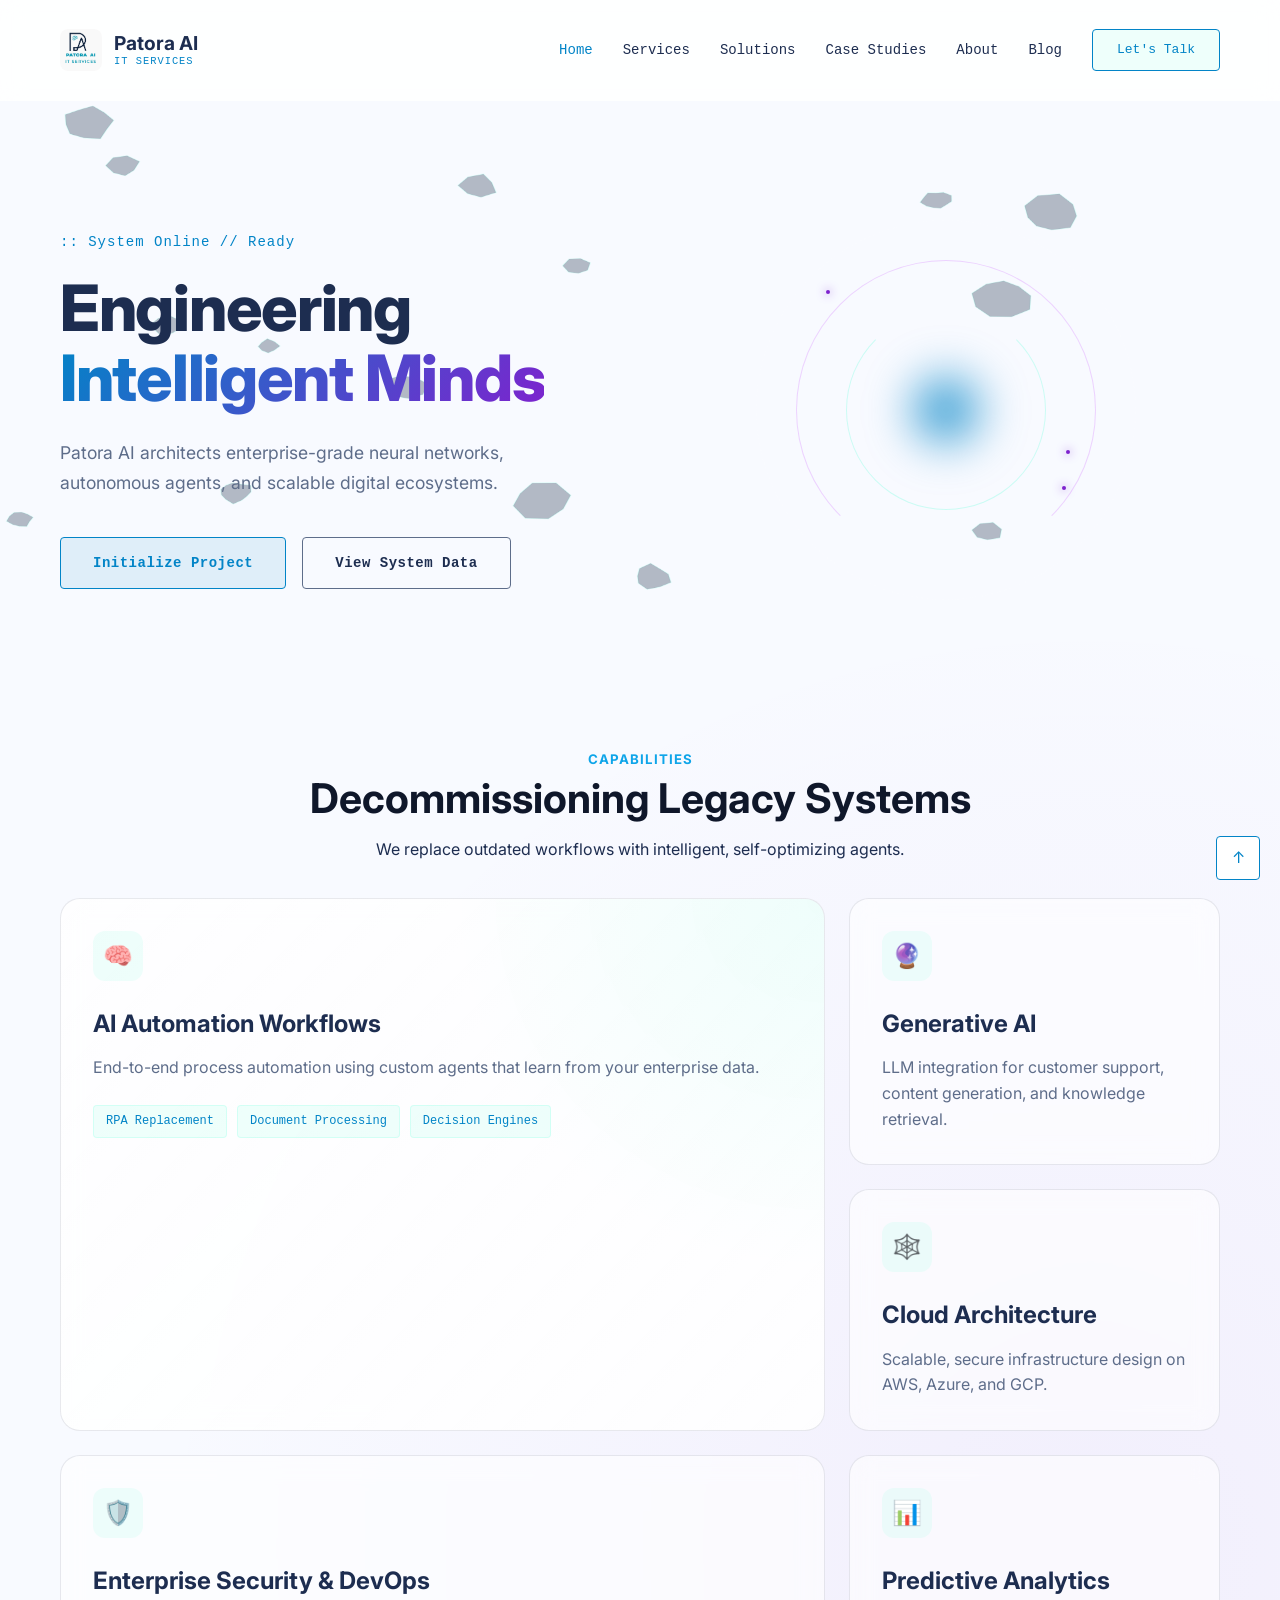
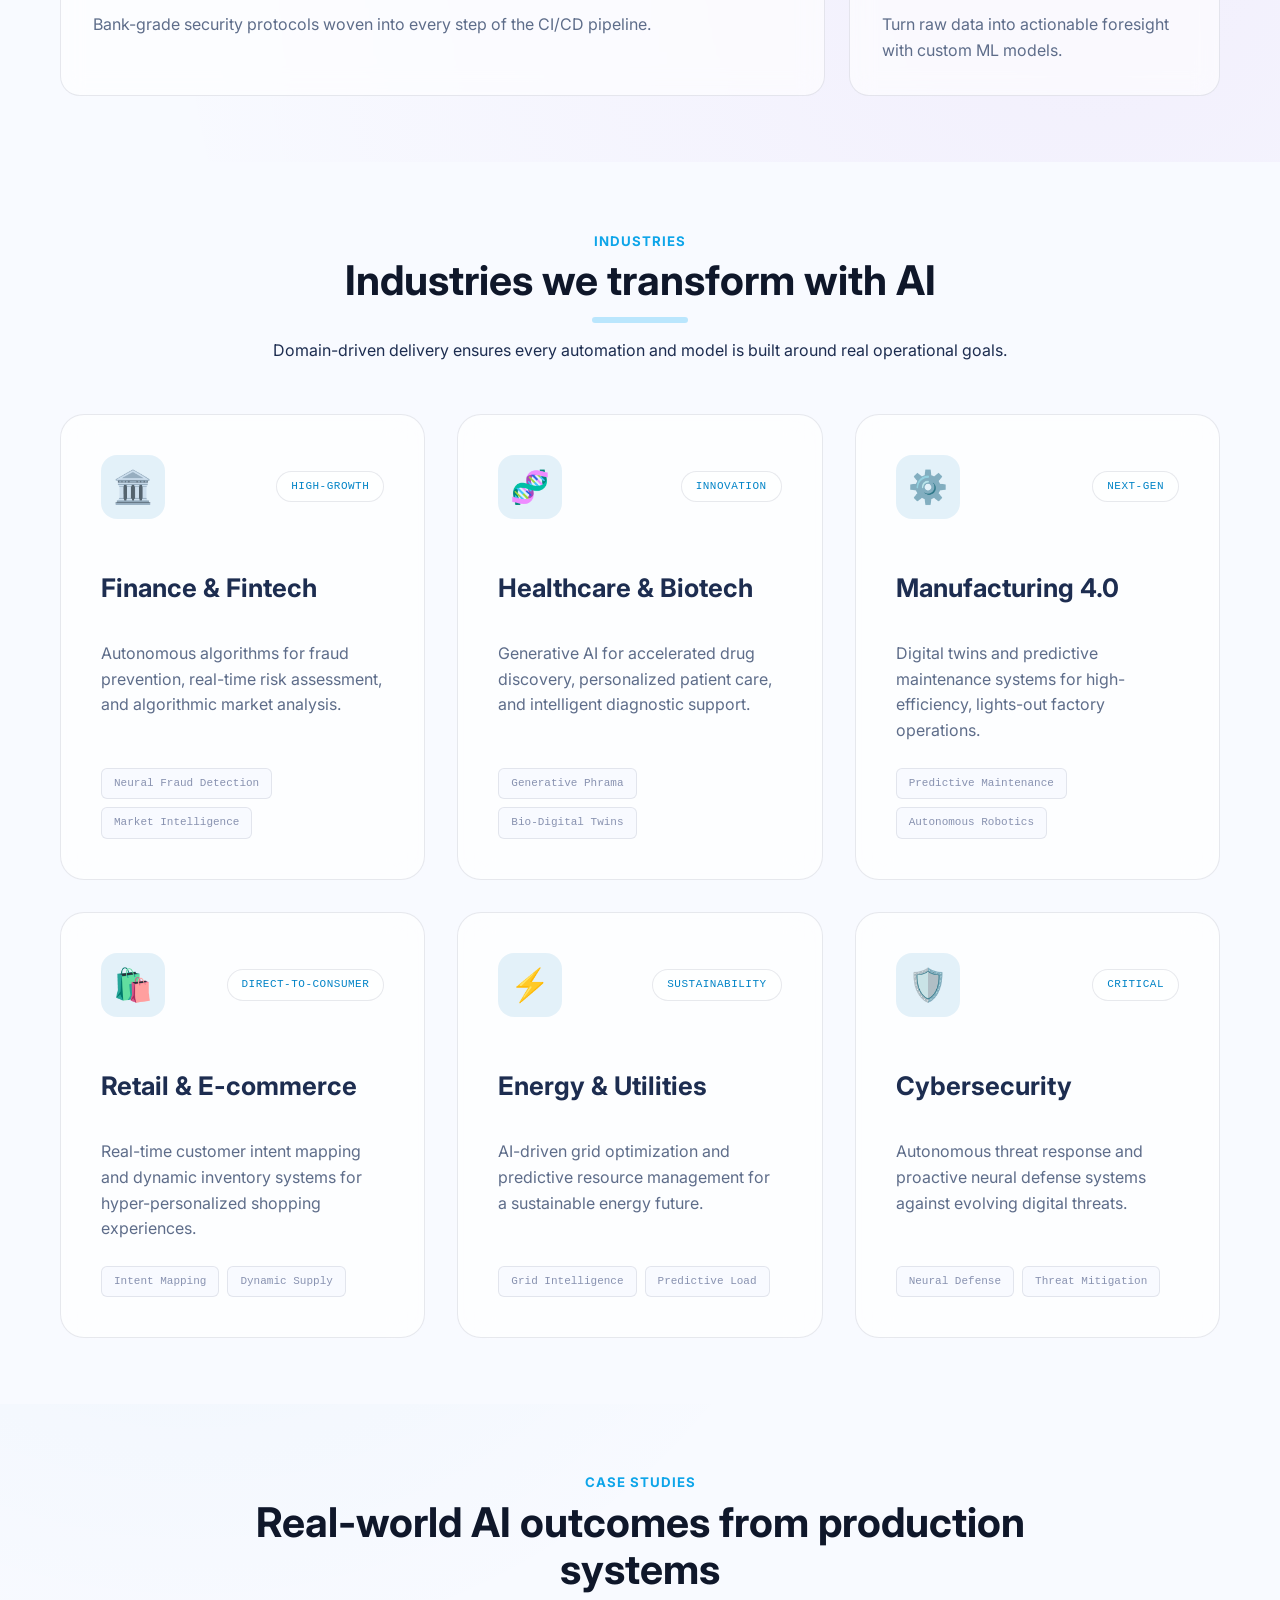
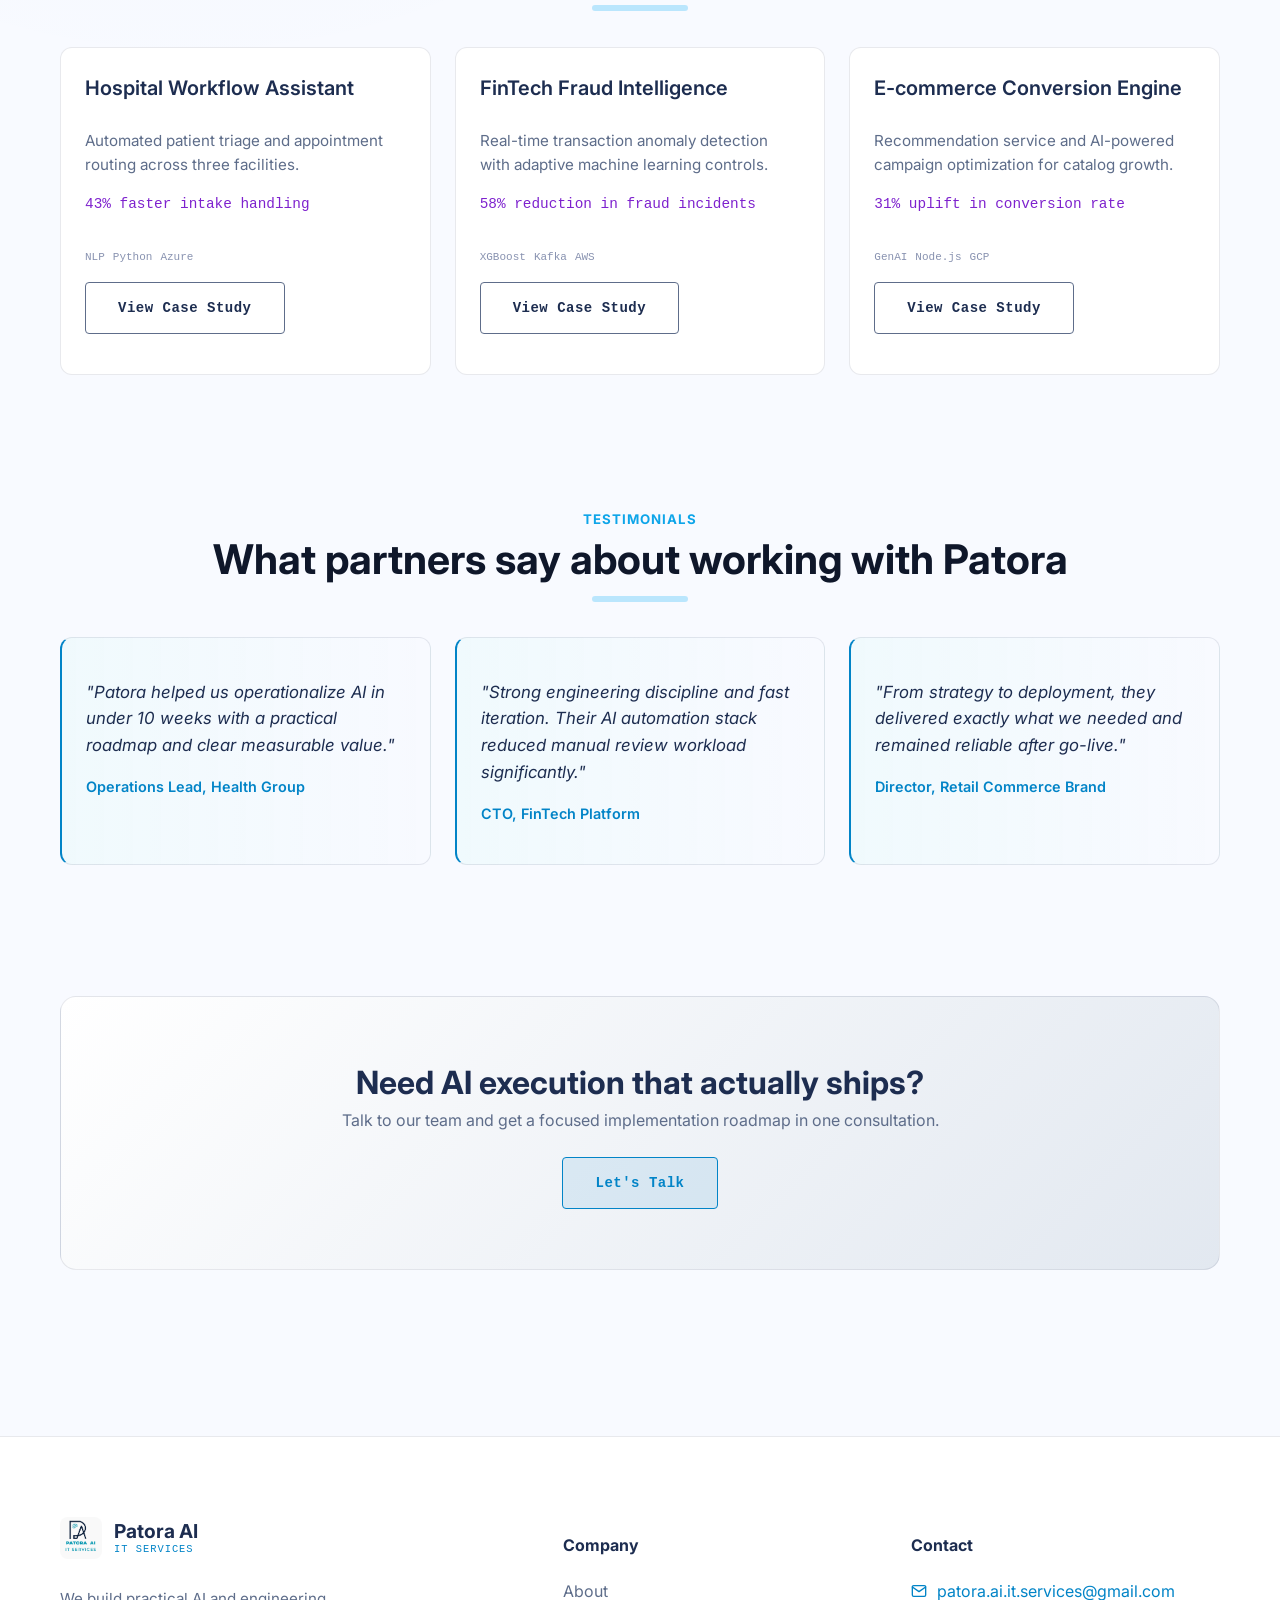
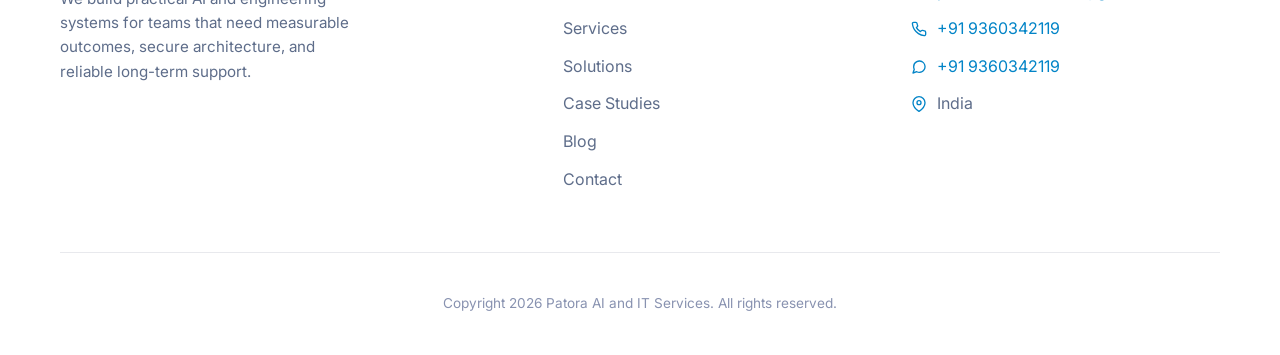
<file: index.html>
﻿<!doctype html>
<html lang="en">

<head>
  <meta charset="utf-8">
  <meta name="viewport" content="width=device-width, initial-scale=1">
  <meta name="theme-color" content="#113b63">
  <link rel="manifest" href="/manifest.webmanifest">
  <link rel="apple-touch-icon" href="/apple-touch-icon.png">
  <link rel="icon" href="/favicon.ico" type="image/x-icon">
  <title>Patora AI & IT Services | Engineering Intelligent AI Systems</title>
  <meta name="description"
    content="Patora AI & IT Services engineers AI automation systems, machine learning products, and cloud-ready software for modern businesses.">
  <meta name="robots" content="index,follow">
  <link rel="canonical" href="https://patora-ai-it-services.co.in/">
  <meta property="og:type" content="website">
  <meta property="og:title" content="Patora AI & IT Services | Engineering Intelligent AI Systems">
  <meta property="og:description"
    content="AI automation, intelligent agents, and scalable software solutions for growth-focused companies.">
  <meta property="og:url" content="https://patora-ai-it-services.co.in/">
  <meta property="og:image" content="https://patora-ai-it-services.co.in/assets/icons/patora-ai-logo.jpg">
  <meta name="twitter:card" content="summary_large_image">
  <meta name="twitter:title" content="Patora AI & IT Services">
  <meta name="twitter:description" content="Engineering intelligent AI systems for real business outcomes.">
  <link rel="preconnect" href="https://fonts.googleapis.com">
  <link rel="preconnect" href="https://fonts.gstatic.com" crossorigin>
  <link href="https://fonts.googleapis.com/css2?family=Inter:wght@300;400;500;600;700;800&display=swap"
    rel="stylesheet">
  <link rel="stylesheet" href="styles.css">
  <script defer src="assets/js/app.js"></script>
  <script type="application/ld+json">
  {
    "@context": "https://schema.org",
    "@type": "Organization",
    "name": "Patora AI & IT Services",
    "url": "https://patora-ai-it-services.co.in/",
    "logo": "https://patora-ai-it-services.co.in/assets/icons/patora-ai-logo.jpg",
    "email": "patora.ai.it.services@gmail.com",
    "telephone": "+91 9360342119"
  }
  </script>
</head>

<body>
  <a class="skip-link" href="#main">Skip to content</a>

  <header class="site-header">
    <div class="container site-header__inner">
      <a class="brand" href="index.html" aria-label="Patora AI and IT Services home">
        <img class="brand__logo" src="assets/icons/patora-ai-logo.jpg" alt="Patora AI and IT Services logo" width="44"
          height="44">
        <span class="brand__name">Patora AI<small>IT SERVICES</small></span>
      </a>
      <nav class="nav" aria-label="Primary navigation">
        <ul class="nav__list">
          <li class="nav__item"><a class="nav__link" href="index.html" aria-current="page">Home</a></li>
          <li class="nav__item nav__item--dropdown">
            <a class="nav__link" href="services.html">Services</a>
            <div class="mega-menu" role="group" aria-label="Service categories">
              <div class="mega-menu__grid">
                <div>
                  <h3 class="mega-menu__title">AI Services</h3>
                  <ul class="mega-menu__list">
                    <li><a href="services.html#ai-ml">AI and Machine Learning</a></li>
                    <li><a href="services.html#automation">AI Automation Workflows</a></li>
                    <li><a href="services.html#agents">AI Agents and Assistants</a></li>
                    <li><a href="services.html#vision-nlp">Computer Vision and NLP</a></li>
                  </ul>
                </div>
                <div>
                  <h3 class="mega-menu__title">Digital Engineering</h3>
                  <ul class="mega-menu__list">
                    <li><a href="services.html#cloud">Cloud and DevOps</a></li>
                    <li><a href="services.html#uiux">UI and UX Engineering</a></li>
                    <li><a href="services.html#software">Custom Software Platforms</a></li>
                    <li><a href="contact.html">Book Technical Consultation</a></li>
                  </ul>
                </div>
              </div>
            </div>
          </li>
          <li class="nav__item"><a class="nav__link" href="solutions.html">Solutions</a></li>
          <li class="nav__item"><a class="nav__link" href="case-studies.html">Case Studies</a></li>
          <li class="nav__item"><a class="nav__link" href="about.html">About</a></li>
          <li class="nav__item"><a class="nav__link" href="blog.html">Blog</a></li>
          <li class="nav__item"><a class="nav__btn" href="contact.html">Let's Talk</a></li>
        </ul>
      </nav>
    </div>
  </header>

  <main id="main">
    <section class="hero-modern">
      <canvas id="hero-canvas"></canvas>
      <div class="container hero-modern__inner">
        <div class="hero-modern__content reveal-up">
          <span class="hero-modern__kicker">:: System Online // Ready</span>
          <h1 class="hero-modern__title">
            Engineering
            <br>
            <span class="text-gradient">Intelligent Minds</span>
          </h1>
          <p class="hero-modern__description">
            Patora AI architects enterprise-grade neural networks, autonomous agents, and scalable digital ecosystems.
          </p>
          <div class="hero-modern__actions">
            <a class="btn btn--primary" href="services.html">Initialize Project</a>
            <a class="btn btn--outline" href="contact.html">View System Data</a>
          </div>
        </div>

        <div class="hero-modern__visual">
          <div class="ai-core">
            <div class="ai-core__ring ai-core__ring--1"></div>
            <div class="ai-core__ring ai-core__ring--2"></div>
            <div class="ai-core__ring ai-core__ring--3"></div>
            <div class="ai-core__center"></div>
            <div class="ai-core__particles">
              <span class="particle p1"></span>
              <span class="particle p2"></span>
              <span class="particle p3"></span>
            </div>
          </div>
        </div>
      </div>
    </section>

    <section class="section">
      <div class="container">
        <div class="section-title reveal-up">
          <span class="section-title__kicker">Capabilities</span>
          <h2>Decommissioning Legacy Systems</h2>
          <p>We replace outdated workflows with intelligent, self-optimizing agents.</p>
        </div>

        <div class="bento-grid stagger-parent">
          <!-- Large Feature Card -->
          <div class="bento-card bento-card--large reveal-up">
            <div class="bento-card__content">
              <div class="bento-card__icon">🧠</div>
              <h3>AI Automation Workflows</h3>
              <p>End-to-end process automation using custom agents that learn from your enterprise data.</p>
              <ul class="tag-list">
                <li>RPA Replacement</li>
                <li>Document Processing</li>
                <li>Decision Engines</li>
              </ul>
            </div>
            <div class="bento-card__bg"></div>
          </div>

          <!-- Standard Card -->
          <div class="bento-card reveal-up">
            <div class="bento-card__icon">🔮</div>
            <h3>Generative AI</h3>
            <p>LLM integration for customer support, content generation, and knowledge retrieval.</p>
          </div>

          <!-- Standard Card -->
          <div class="bento-card reveal-up">
            <div class="bento-card__icon">🕸️</div>
            <h3>Cloud Architecture</h3>
            <p>Scalable, secure infrastructure design on AWS, Azure, and GCP.</p>
          </div>

          <!-- Wide Card -->
          <div class="bento-card bento-card--wide reveal-up">
            <div class="bento-card__content">
              <div class="bento-card__icon">🛡️</div>
              <h3>Enterprise Security & DevOps</h3>
              <p>Bank-grade security protocols woven into every step of the CI/CD pipeline.</p>
            </div>
          </div>

          <!-- Standard Card -->
          <div class="bento-card reveal-up">
            <div class="bento-card__icon">📊</div>
            <h3>Predictive Analytics</h3>
            <p>Turn raw data into actionable foresight with custom ML models.</p>
          </div>
        </div>
      </div>
    </section>

    <section class="section section--light">
      <div class="container">
        <div class="section-title reveal-up">
          <span class="section-title__kicker">Industries</span>
          <h2>Industries we transform with AI</h2>
          <div class="section-title__line"></div>
          <p>Domain-driven delivery ensures every automation and model is built around real operational goals.</p>
        </div>
        <div class="industry-grid stagger-parent">
          <article class="industry-card reveal-up">
            <div class="industry-card__top">
              <div class="industry-card__icon">🏛️</div>
              <span class="industry-card__badge">High-Growth</span>
            </div>
            <h3 class="industry-card__title">Finance & Fintech</h3>
            <p class="industry-card__desc">Autonomous algorithms for fraud prevention, real-time risk assessment, and
              algorithmic market analysis.</p>
            <ul class="industry-card__tags">
              <li>Neural Fraud Detection</li>
              <li>Market Intelligence</li>
            </ul>
          </article>

          <article class="industry-card reveal-up">
            <div class="industry-card__top">
              <div class="industry-card__icon">🧬</div>
              <span class="industry-card__badge">Innovation</span>
            </div>
            <h3 class="industry-card__title">Healthcare & Biotech</h3>
            <p class="industry-card__desc">Generative AI for accelerated drug discovery, personalized patient care, and
              intelligent diagnostic support.</p>
            <ul class="industry-card__tags">
              <li>Generative Phrama</li>
              <li>Bio-Digital Twins</li>
            </ul>
          </article>

          <article class="industry-card reveal-up">
            <div class="industry-card__top">
              <div class="industry-card__icon">⚙️</div>
              <span class="industry-card__badge">Next-Gen</span>
            </div>
            <h3 class="industry-card__title">Manufacturing 4.0</h3>
            <p class="industry-card__desc">Digital twins and predictive maintenance systems for high-efficiency,
              lights-out factory operations.</p>
            <ul class="industry-card__tags">
              <li>Predictive Maintenance</li>
              <li>Autonomous Robotics</li>
            </ul>
          </article>

          <article class="industry-card reveal-up">
            <div class="industry-card__top">
              <div class="industry-card__icon">🛍️</div>
              <span class="industry-card__badge">Direct-To-Consumer</span>
            </div>
            <h3 class="industry-card__title">Retail & E-commerce</h3>
            <p class="industry-card__desc">Real-time customer intent mapping and dynamic inventory systems for
              hyper-personalized shopping experiences.</p>
            <ul class="industry-card__tags">
              <li>Intent Mapping</li>
              <li>Dynamic Supply</li>
            </ul>
          </article>

          <article class="industry-card reveal-up">
            <div class="industry-card__top">
              <div class="industry-card__icon">⚡</div>
              <span class="industry-card__badge">Sustainability</span>
            </div>
            <h3 class="industry-card__title">Energy & Utilities</h3>
            <p class="industry-card__desc">AI-driven grid optimization and predictive resource management for a
              sustainable energy future.</p>
            <ul class="industry-card__tags">
              <li>Grid Intelligence</li>
              <li>Predictive Load</li>
            </ul>
          </article>

          <article class="industry-card reveal-up">
            <div class="industry-card__top">
              <div class="industry-card__icon">🛡️</div>
              <span class="industry-card__badge">Critical</span>
            </div>
            <h3 class="industry-card__title">Cybersecurity</h3>
            <p class="industry-card__desc">Autonomous threat response and proactive neural defense systems against
              evolving digital threats.</p>
            <ul class="industry-card__tags">
              <li>Neural Defense</li>
              <li>Threat Mitigation</li>
            </ul>
          </article>
        </div>
      </div>
    </section>

    <section class="section section--panel">
      <div class="container">
        <div class="section-title">
          <span class="section-title__kicker">Case Studies</span>
          <h2>Real-world AI outcomes from production systems</h2>
          <div class="section-title__line"></div>
        </div>
        <div class="card-grid card-grid--3 stagger-parent">
          <article class="card case-card">
            <h3 class="card__title">Hospital Workflow Assistant</h3>
            <p class="card__meta">Automated patient triage and appointment routing across three facilities.</p>
            <span class="case-card__metric">43% faster intake handling</span>
            <div class="case-card__stack"><span>NLP</span><span>Python</span><span>Azure</span></div>
            <p><a class="btn btn--outline" href="case-studies.html">View Case Study</a></p>
          </article>
          <article class="card case-card">
            <h3 class="card__title">FinTech Fraud Intelligence</h3>
            <p class="card__meta">Real-time transaction anomaly detection with adaptive machine learning controls.</p>
            <span class="case-card__metric">58% reduction in fraud incidents</span>
            <div class="case-card__stack"><span>XGBoost</span><span>Kafka</span><span>AWS</span></div>
            <p><a class="btn btn--outline" href="case-studies.html">View Case Study</a></p>
          </article>
          <article class="card case-card">
            <h3 class="card__title">E-commerce Conversion Engine</h3>
            <p class="card__meta">Recommendation service and AI-powered campaign optimization for catalog growth.</p>
            <span class="case-card__metric">31% uplift in conversion rate</span>
            <div class="case-card__stack"><span>GenAI</span><span>Node.js</span><span>GCP</span></div>
            <p><a class="btn btn--outline" href="case-studies.html">View Case Study</a></p>
          </article>
        </div>
      </div>
    </section>

    <section class="section section--light">
      <div class="container">
        <div class="section-title reveal-up">
          <span class="section-title__kicker">Testimonials</span>
          <h2>What partners say about working with Patora</h2>
          <div class="section-title__line"></div>
        </div>
        <div class="card-grid card-grid--3 stagger-parent">
          <article class="card testimonial">
            <p class="testimonial__quote">"Patora helped us operationalize AI in under 10 weeks with a practical roadmap
              and clear measurable value."</p>
            <p class="testimonial__author">Operations Lead, Health Group</p>
          </article>
          <article class="card testimonial">
            <p class="testimonial__quote">"Strong engineering discipline and fast iteration. Their AI automation stack
              reduced manual review workload significantly."</p>
            <p class="testimonial__author">CTO, FinTech Platform</p>
          </article>
          <article class="card testimonial">
            <p class="testimonial__quote">"From strategy to deployment, they delivered exactly what we needed and
              remained reliable after go-live."</p>
            <p class="testimonial__author">Director, Retail Commerce Brand</p>
          </article>
        </div>
      </div>
    </section>

    <section class="section">
      <div class="container reveal-up">
        <div class="cta-strip">
          <div>
            <h3>Need AI execution that actually ships?</h3>
            <p>Talk to our team and get a focused implementation roadmap in one consultation.</p>
          </div>
          <a class="btn btn--primary" href="contact.html">Let's Talk</a>
        </div>
      </div>
    </section>
  </main>

  <footer class="site-footer">
    <div class="container site-footer__content">
      <section>
        <a class="brand" href="index.html" aria-label="Patora home">
          <img class="brand__logo" src="assets/icons/patora-ai-logo.jpg" alt="Patora logo" width="44" height="44">
          <span class="brand__name">Patora AI<small>IT SERVICES</small></span>
        </a>
        <p class="site-footer__text">We build practical AI and engineering systems for teams that need measurable
          outcomes, secure architecture, and reliable long-term support.</p>
      </section>
      <section>
        <h3 class="site-footer__title">Company</h3>
        <ul class="site-footer__list">
          <li><a href="about.html">About</a></li>
          <li><a href="services.html">Services</a></li>
          <li><a href="solutions.html">Solutions</a></li>
          <li><a href="case-studies.html">Case Studies</a></li>
          <li><a href="blog.html">Blog</a></li>
          <li><a href="contact.html">Contact</a></li>
        </ul>
      </section>
      <section>
        <h3 class="site-footer__title">Contact</h3>
        <ul class="site-footer__contact">
          <li>
            <svg class="contact-info__icon" viewBox="0 0 24 24" fill="none" stroke="currentColor" stroke-width="2"
              stroke-linecap="round" stroke-linejoin="round">
              <path d="M4 4h16c1.1 0 2 .9 2 2v12c0 1.1-.9 2-2 2H4c-1.1 0-2-.9-2-2V6c0-1.1.9-2 2-2z"></path>
              <polyline points="22,6 12,13 2,6"></polyline>
            </svg>
            <a href="mailto:patora.ai.it.services@gmail.com">patora.ai.it.services@gmail.com</a>
          </li>
          <li>
            <svg class="contact-info__icon" viewBox="0 0 24 24" fill="none" stroke="currentColor" stroke-width="2"
              stroke-linecap="round" stroke-linejoin="round">
              <path
                d="M22 16.92v3a2 2 0 0 1-2.18 2 19.79 19.79 0 0 1-8.63-3.07 19.5 19.5 0 0 1-6-6 19.79 19.79 0 0 1-3.07-8.67A2 2 0 0 1 4.11 2h3a2 2 0 0 1 2 1.72 12.81 12.81 0 0 0 .7 2.81 2 2 0 0 1-.45 2.11L8.09 9.91a16 16 0 0 0 6 6l1.27-1.27a2 2 0 0 1 2.11-.45 12.84 12.84 0 0 0 2.81.7A2 2 0 0 1 22 16.92z">
              </path>
            </svg>
            <a href="tel:+919360342119">+91 9360342119</a>
          </li>
          <li>
            <svg class="contact-info__icon" viewBox="0 0 24 24" fill="none" stroke="currentColor" stroke-width="2"
              stroke-linecap="round" stroke-linejoin="round">
              <path
                d="M21 11.5a8.38 8.38 0 0 1-.9 3.8 8.5 8.5 0 0 1-7.6 4.7 8.38 8.38 0 0 1-3.8-.9L3 21l1.9-5.7a8.38 8.38 0 0 1-.9-3.8 8.5 8.5 0 0 1 4.7-7.6 8.38 8.38 0 0 1 3.8-.9h.5a8.48 8.48 0 0 1 8 8v.5z">
              </path>
            </svg>
            <a href="https://wa.me/919360342119">+91 9360342119</a>
          </li>
          <li>
            <svg class="contact-info__icon" viewBox="0 0 24 24" fill="none" stroke="currentColor" stroke-width="2"
              stroke-linecap="round" stroke-linejoin="round">
              <path d="M21 10c0 7-9 13-9 13s-9-6-9-13a9 9 0 0 1 18 0z"></path>
              <circle cx="12" cy="10" r="3"></circle>
            </svg>
            <span>India</span>
          </li>
        </ul>
      </section>
    </div>
    <div class="container site-footer__bottom">Copyright 2026 Patora AI and IT Services. All rights reserved.</div>
  </footer>

  <a class="back-top" href="#main" aria-label="Back to top">↑</a>
</body>

</html>
</file>
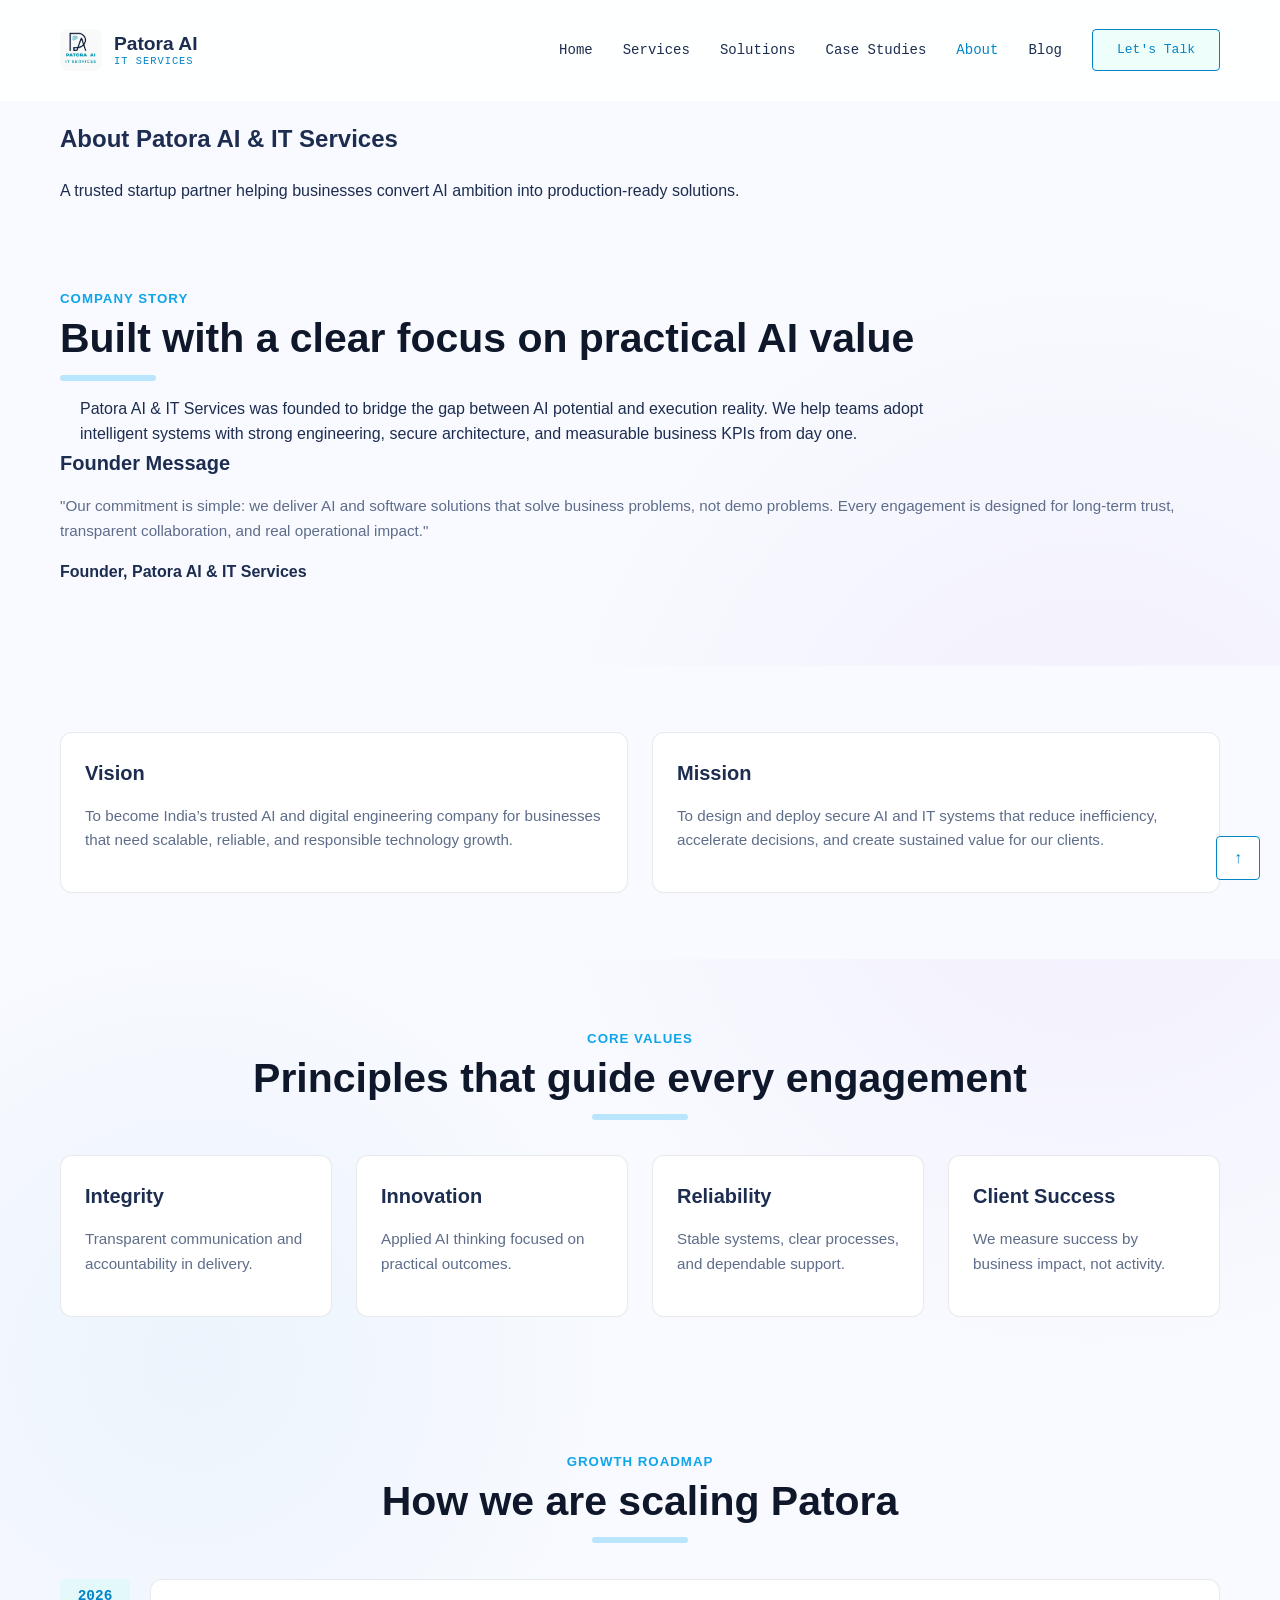
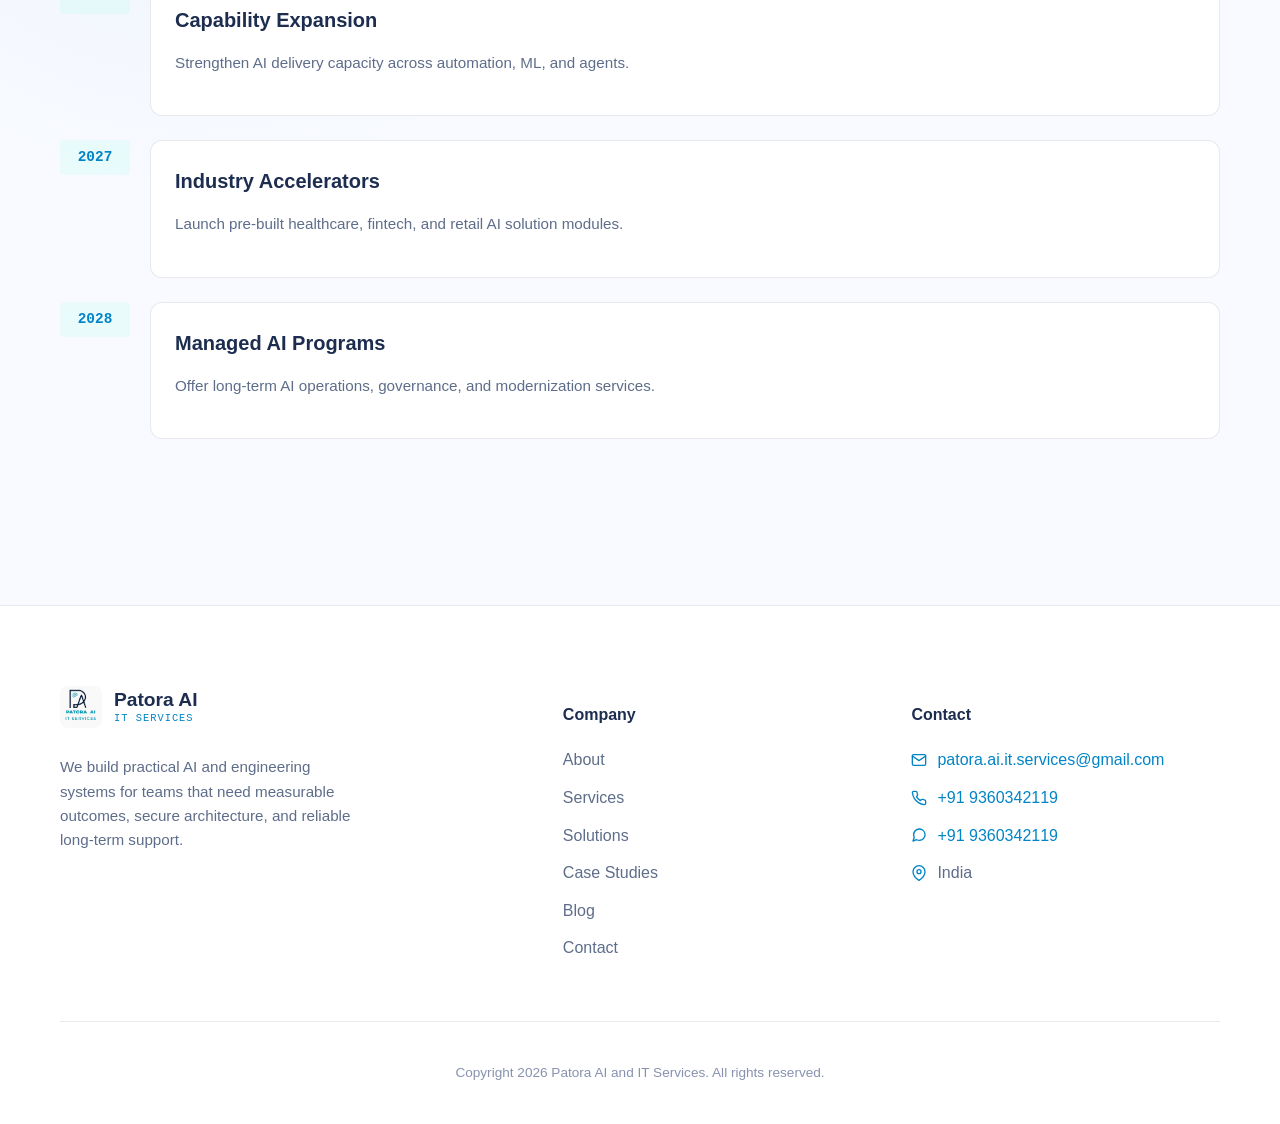
<file: about.html>
﻿<!doctype html>
<html lang="en">

<head>
  <meta charset="utf-8">
  <meta name="viewport" content="width=device-width, initial-scale=1">
  <meta name="theme-color" content="#113b63">
  <link rel="manifest" href="/manifest.webmanifest">
  <link rel="apple-touch-icon" href="/apple-touch-icon.png">
  <link rel="icon" href="/favicon.ico" type="image/x-icon">
  <title>About Patora AI & IT Services | Vision, Mission and Team Values</title>
  <meta name="description"
    content="Learn about Patora AI & IT Services, our mission, vision, founder message, values, and growth roadmap.">
  <meta name="robots" content="index,follow">
  <link rel="canonical" href="https://patora-ai-it-services.co.in/about.html">
  <meta property="og:type" content="website">
  <meta property="og:title" content="About Patora AI & IT Services">
  <meta property="og:description" content="Get to know our mission, values, and long-term AI technology vision.">
  <meta property="og:url" content="https://patora-ai-it-services.co.in/about.html">
  <meta property="og:image" content="https://patora-ai-it-services.co.in/assets/icons/patora-ai-logo.jpg">
  <meta name="twitter:card" content="summary_large_image">
  <meta name="twitter:title" content="About Patora AI & IT Services">
  <meta name="twitter:description" content="Mission-led AI and IT company focused on practical business outcomes.">
  <link rel="stylesheet" href="styles.css">
  <script defer src="assets/js/app.js"></script>
</head>

<body>
  <a class="skip-link" href="#main">Skip to content</a>
  <header class="site-header">
    <div class="container site-header__inner">
      <a class="brand" href="index.html" aria-label="Patora home">
        <img class="brand__logo" src="assets/icons/patora-ai-logo.jpg" alt="Patora logo" width="44" height="44">
        <span class="brand__name">Patora AI<small>IT SERVICES</small></span>
      </a>
      <nav class="nav" aria-label="Primary navigation">
        <ul class="nav__list">
          <li class="nav__item"><a class="nav__link" href="index.html">Home</a></li>
          <li class="nav__item nav__item--dropdown">
            <a class="nav__link" href="services.html">Services</a>
            <div class="mega-menu" role="group" aria-label="Service categories">
              <div class="mega-menu__grid">
                <div>
                  <h3 class="mega-menu__title">AI Services</h3>
                  <ul class="mega-menu__list">
                    <li><a href="services.html#ai-ml">AI and Machine Learning</a></li>
                    <li><a href="services.html#automation">AI Automation Workflows</a></li>
                    <li><a href="services.html#agents">AI Agents and Assistants</a></li>
                    <li><a href="services.html#vision-nlp">Computer Vision and NLP</a></li>
                  </ul>
                </div>
                <div>
                  <h3 class="mega-menu__title">Digital Engineering</h3>
                  <ul class="mega-menu__list">
                    <li><a href="services.html#cloud">Cloud and DevOps</a></li>
                    <li><a href="services.html#uiux">UI and UX Engineering</a></li>
                    <li><a href="services.html#software">Custom Software Platforms</a></li>
                    <li><a href="contact.html">Book Technical Consultation</a></li>
                  </ul>
                </div>
              </div>
            </div>
          </li>
          <li class="nav__item"><a class="nav__link" href="solutions.html">Solutions</a></li>
          <li class="nav__item"><a class="nav__link" href="case-studies.html">Case Studies</a></li>
          <li class="nav__item"><a class="nav__link" href="about.html" aria-current="page">About</a></li>
          <li class="nav__item"><a class="nav__link" href="blog.html">Blog</a></li>
          <li class="nav__item"><a class="nav__btn" href="contact.html">Let's Talk</a></li>
        </ul>
      </nav>
    </div>
  </header>

  <main id="main">
    <section class="page-hero">
      <div class="container">
        <h1 class="page-hero__title">About Patora AI &amp; IT Services</h1>
        <p class="page-hero__text">A trusted startup partner helping businesses convert AI ambition into
          production-ready solutions.</p>
      </div>
    </section>

    <section class="section">
      <div class="container about-split">
        <div class="section-title section-title--left">
          <span class="section-title__kicker">Company Story</span>
          <h2>Built with a clear focus on practical AI value</h2>
          <div class="section-title__line"></div>
          <p>Patora AI &amp; IT Services was founded to bridge the gap between AI potential and execution reality. We
            help teams adopt intelligent systems with strong engineering, secure architecture, and measurable business
            KPIs from day one.</p>
        </div>
        <div class="panel">
          <h3 class="card__title">Founder Message</h3>
          <p class="card__meta">"Our commitment is simple: we deliver AI and software solutions that solve business
            problems, not demo problems. Every engagement is designed for long-term trust, transparent collaboration,
            and real operational impact."</p>
          <p><strong>Founder, Patora AI &amp; IT Services</strong></p>
        </div>
      </div>
    </section>

    <section class="section section--light">
      <div class="container card-grid card-grid--2">
        <article class="card">
          <h2 class="card__title">Vision</h2>
          <p class="card__meta">To become India’s trusted AI and digital engineering company for businesses that need
            scalable, reliable, and responsible technology growth.</p>
        </article>
        <article class="card">
          <h2 class="card__title">Mission</h2>
          <p class="card__meta">To design and deploy secure AI and IT systems that reduce inefficiency, accelerate
            decisions, and create sustained value for our clients.</p>
        </article>
      </div>
    </section>

    <section class="section">
      <div class="container">
        <div class="section-title">
          <span class="section-title__kicker">Core Values</span>
          <h2>Principles that guide every engagement</h2>
          <div class="section-title__line"></div>
        </div>
        <div class="card-grid card-grid--4">
          <article class="card">
            <h3 class="card__title">Integrity</h3>
            <p class="card__meta">Transparent communication and accountability in delivery.</p>
          </article>
          <article class="card">
            <h3 class="card__title">Innovation</h3>
            <p class="card__meta">Applied AI thinking focused on practical outcomes.</p>
          </article>
          <article class="card">
            <h3 class="card__title">Reliability</h3>
            <p class="card__meta">Stable systems, clear processes, and dependable support.</p>
          </article>
          <article class="card">
            <h3 class="card__title">Client Success</h3>
            <p class="card__meta">We measure success by business impact, not activity.</p>
          </article>
        </div>
      </div>
    </section>

    <section class="section section--panel">
      <div class="container">
        <div class="section-title">
          <span class="section-title__kicker">Growth Roadmap</span>
          <h2>How we are scaling Patora</h2>
          <div class="section-title__line"></div>
        </div>
        <div class="timeline">
          <article class="timeline__item">
            <span class="timeline__year">2026</span>
            <div class="card">
              <h3 class="card__title">Capability Expansion</h3>
              <p class="card__meta">Strengthen AI delivery capacity across automation, ML, and agents.</p>
            </div>
          </article>
          <article class="timeline__item">
            <span class="timeline__year">2027</span>
            <div class="card">
              <h3 class="card__title">Industry Accelerators</h3>
              <p class="card__meta">Launch pre-built healthcare, fintech, and retail AI solution modules.</p>
            </div>
          </article>
          <article class="timeline__item">
            <span class="timeline__year">2028</span>
            <div class="card">
              <h3 class="card__title">Managed AI Programs</h3>
              <p class="card__meta">Offer long-term AI operations, governance, and modernization services.</p>
            </div>
          </article>
        </div>
      </div>
    </section>
  </main>

  <footer class="site-footer">
    <div class="container site-footer__content">
      <section>
        <a class="brand" href="index.html" aria-label="Patora home">
          <img class="brand__logo" src="assets/icons/patora-ai-logo.jpg" alt="Patora logo" width="44" height="44">
          <span class="brand__name">Patora AI<small>IT SERVICES</small></span>
        </a>
        <p class="site-footer__text">We build practical AI and engineering systems for teams that need measurable
          outcomes, secure architecture, and reliable long-term support.</p>
      </section>
      <section>
        <h3 class="site-footer__title">Company</h3>
        <ul class="site-footer__list">
          <li><a href="about.html">About</a></li>
          <li><a href="services.html">Services</a></li>
          <li><a href="solutions.html">Solutions</a></li>
          <li><a href="case-studies.html">Case Studies</a></li>
          <li><a href="blog.html">Blog</a></li>
          <li><a href="contact.html">Contact</a></li>
        </ul>
      </section>
      <section>
        <h3 class="site-footer__title">Contact</h3>
        <ul class="site-footer__contact">
          <li>
            <svg class="contact-info__icon" viewBox="0 0 24 24" fill="none" stroke="currentColor" stroke-width="2"
              stroke-linecap="round" stroke-linejoin="round">
              <path d="M4 4h16c1.1 0 2 .9 2 2v12c0 1.1-.9 2-2 2H4c-1.1 0-2-.9-2-2V6c0-1.1.9-2 2-2z"></path>
              <polyline points="22,6 12,13 2,6"></polyline>
            </svg>
            <a href="mailto:patora.ai.it.services@gmail.com">patora.ai.it.services@gmail.com</a>
          </li>
          <li>
            <svg class="contact-info__icon" viewBox="0 0 24 24" fill="none" stroke="currentColor" stroke-width="2"
              stroke-linecap="round" stroke-linejoin="round">
              <path
                d="M22 16.92v3a2 2 0 0 1-2.18 2 19.79 19.79 0 0 1-8.63-3.07 19.5 19.5 0 0 1-6-6 19.79 19.79 0 0 1-3.07-8.67A2 2 0 0 1 4.11 2h3a2 2 0 0 1 2 1.72 12.81 12.81 0 0 0 .7 2.81 2 2 0 0 1-.45 2.11L8.09 9.91a16 16 0 0 0 6 6l1.27-1.27a2 2 0 0 1 2.11-.45 12.84 12.84 0 0 0 2.81.7A2 2 0 0 1 22 16.92z">
              </path>
            </svg>
            <a href="tel:+919360342119">+91 9360342119</a>
          </li>
          <li>
            <svg class="contact-info__icon" viewBox="0 0 24 24" fill="none" stroke="currentColor" stroke-width="2"
              stroke-linecap="round" stroke-linejoin="round">
              <path
                d="M21 11.5a8.38 8.38 0 0 1-.9 3.8 8.5 8.5 0 0 1-7.6 4.7 8.38 8.38 0 0 1-3.8-.9L3 21l1.9-5.7a8.38 8.38 0 0 1-.9-3.8 8.5 8.5 0 0 1 4.7-7.6 8.38 8.38 0 0 1 3.8-.9h.5a8.48 8.48 0 0 1 8 8v.5z">
              </path>
            </svg>
            <a href="https://wa.me/919360342119">+91 9360342119</a>
          </li>
          <li>
            <svg class="contact-info__icon" viewBox="0 0 24 24" fill="none" stroke="currentColor" stroke-width="2"
              stroke-linecap="round" stroke-linejoin="round">
              <path d="M21 10c0 7-9 13-9 13s-9-6-9-13a9 9 0 0 1 18 0z"></path>
              <circle cx="12" cy="10" r="3"></circle>
            </svg>
            <span>India</span>
          </li>
        </ul>
      </section>
    </div>
    <div class="container site-footer__bottom">Copyright 2026 Patora AI and IT Services. All rights reserved.</div>
  </footer>

  <a class="back-top" href="#main" aria-label="Back to top">↑</a>
</body>

</html>
</file>
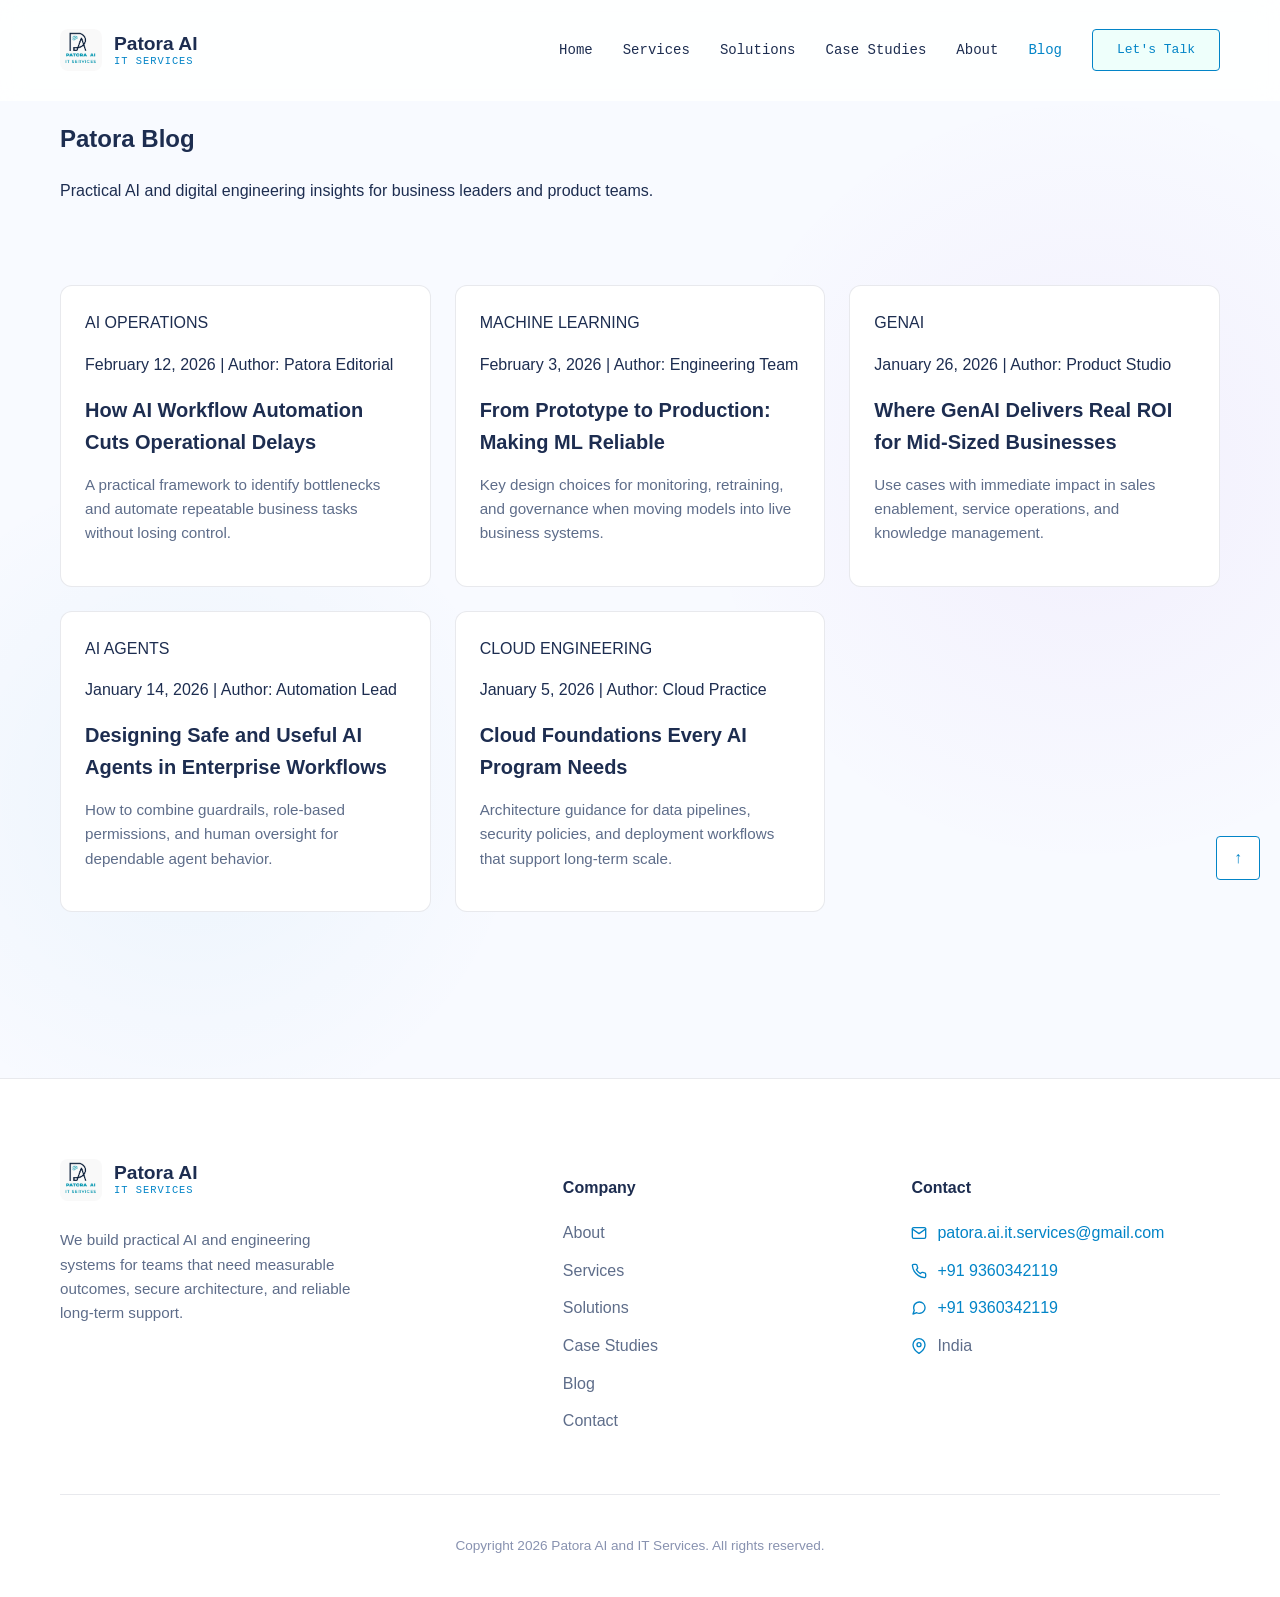
<file: blog.html>
﻿<!doctype html>
<html lang="en">

<head>
  <meta charset="utf-8">
  <meta name="viewport" content="width=device-width, initial-scale=1">
  <meta name="theme-color" content="#113b63">
  <link rel="manifest" href="/manifest.webmanifest">
  <link rel="apple-touch-icon" href="/apple-touch-icon.png">
  <link rel="icon" href="/favicon.ico" type="image/x-icon">
  <title>Blog | Patora AI & IT Services Insights</title>
  <meta name="description"
    content="Read practical insights from Patora AI & IT Services on AI automation, machine learning deployment, and digital transformation strategy.">
  <meta name="robots" content="index,follow">
  <link rel="canonical" href="https://patora-ai-it-services.co.in/blog.html">
  <meta property="og:type" content="website">
  <meta property="og:title" content="Blog | Patora AI & IT Services Insights">
  <meta property="og:description"
    content="Latest perspectives on AI adoption, architecture, and business transformation.">
  <meta property="og:url" content="https://patora-ai-it-services.co.in/blog.html">
  <meta property="og:image" content="https://patora-ai-it-services.co.in/assets/icons/patora-ai-logo.jpg">
  <meta name="twitter:card" content="summary_large_image">
  <meta name="twitter:title" content="Blog | Patora AI & IT Services">
  <meta name="twitter:description" content="Insights on practical AI implementation and digital growth.">
  <link rel="stylesheet" href="styles.css">
  <script defer src="assets/js/app.js"></script>
</head>

<body>
  <a class="skip-link" href="#main">Skip to content</a>
  <header class="site-header">
    <div class="container site-header__inner">
      <a class="brand" href="index.html" aria-label="Patora home">
        <img class="brand__logo" src="assets/icons/patora-ai-logo.jpg" alt="Patora logo" width="44" height="44">
        <span class="brand__name">Patora AI<small>IT SERVICES</small></span>
      </a>
      <nav class="nav" aria-label="Primary navigation">
        <ul class="nav__list">
          <li class="nav__item"><a class="nav__link" href="index.html">Home</a></li>
          <li class="nav__item nav__item--dropdown">
            <a class="nav__link" href="services.html">Services</a>
            <div class="mega-menu" role="group" aria-label="Service categories">
              <div class="mega-menu__grid">
                <div>
                  <h3 class="mega-menu__title">AI Services</h3>
                  <ul class="mega-menu__list">
                    <li><a href="services.html#ai-ml">AI and Machine Learning</a></li>
                    <li><a href="services.html#automation">AI Automation Workflows</a></li>
                    <li><a href="services.html#agents">AI Agents and Assistants</a></li>
                    <li><a href="services.html#vision-nlp">Computer Vision and NLP</a></li>
                  </ul>
                </div>
                <div>
                  <h3 class="mega-menu__title">Digital Engineering</h3>
                  <ul class="mega-menu__list">
                    <li><a href="services.html#cloud">Cloud and DevOps</a></li>
                    <li><a href="services.html#uiux">UI and UX Engineering</a></li>
                    <li><a href="services.html#software">Custom Software Platforms</a></li>
                    <li><a href="contact.html">Book Technical Consultation</a></li>
                  </ul>
                </div>
              </div>
            </div>
          </li>
          <li class="nav__item"><a class="nav__link" href="solutions.html">Solutions</a></li>
          <li class="nav__item"><a class="nav__link" href="case-studies.html">Case Studies</a></li>
          <li class="nav__item"><a class="nav__link" href="about.html">About</a></li>
          <li class="nav__item"><a class="nav__link" href="blog.html" aria-current="page">Blog</a></li>
          <li class="nav__item"><a class="nav__btn" href="contact.html">Let's Talk</a></li>
        </ul>
      </nav>
    </div>
  </header>

  <main id="main">
    <section class="page-hero">
      <div class="container">
        <h1 class="page-hero__title">Patora Blog</h1>
        <p class="page-hero__text">Practical AI and digital engineering insights for business leaders and product teams.
        </p>
      </div>
    </section>

    <section class="section">
      <div class="container card-grid card-grid--3">
        <article class="card blog-card">
          <div class="blog-card__thumb">AI OPERATIONS</div>
          <div class="blog-card__body">
            <p class="blog-card__meta">February 12, 2026 | Author: Patora Editorial</p>
            <h2 class="card__title">How AI Workflow Automation Cuts Operational Delays</h2>
            <p class="card__meta">A practical framework to identify bottlenecks and automate repeatable business tasks
              without losing control.</p>
          </div>
        </article>
        <article class="card blog-card">
          <div class="blog-card__thumb">MACHINE LEARNING</div>
          <div class="blog-card__body">
            <p class="blog-card__meta">February 3, 2026 | Author: Engineering Team</p>
            <h2 class="card__title">From Prototype to Production: Making ML Reliable</h2>
            <p class="card__meta">Key design choices for monitoring, retraining, and governance when moving models into
              live business systems.</p>
          </div>
        </article>
        <article class="card blog-card">
          <div class="blog-card__thumb">GENAI</div>
          <div class="blog-card__body">
            <p class="blog-card__meta">January 26, 2026 | Author: Product Studio</p>
            <h2 class="card__title">Where GenAI Delivers Real ROI for Mid-Sized Businesses</h2>
            <p class="card__meta">Use cases with immediate impact in sales enablement, service operations, and knowledge
              management.</p>
          </div>
        </article>
        <article class="card blog-card">
          <div class="blog-card__thumb">AI AGENTS</div>
          <div class="blog-card__body">
            <p class="blog-card__meta">January 14, 2026 | Author: Automation Lead</p>
            <h2 class="card__title">Designing Safe and Useful AI Agents in Enterprise Workflows</h2>
            <p class="card__meta">How to combine guardrails, role-based permissions, and human oversight for dependable
              agent behavior.</p>
          </div>
        </article>
        <article class="card blog-card">
          <div class="blog-card__thumb">CLOUD ENGINEERING</div>
          <div class="blog-card__body">
            <p class="blog-card__meta">January 5, 2026 | Author: Cloud Practice</p>
            <h2 class="card__title">Cloud Foundations Every AI Program Needs</h2>
            <p class="card__meta">Architecture guidance for data pipelines, security policies, and deployment workflows
              that support long-term scale.</p>
          </div>
        </article>
      </div>
    </section>
  </main>

  <footer class="site-footer">
    <div class="container site-footer__content">
      <section>
        <a class="brand" href="index.html" aria-label="Patora home">
          <img class="brand__logo" src="assets/icons/patora-ai-logo.jpg" alt="Patora logo" width="44" height="44">
          <span class="brand__name">Patora AI<small>IT SERVICES</small></span>
        </a>
        <p class="site-footer__text">We build practical AI and engineering systems for teams that need measurable
          outcomes, secure architecture, and reliable long-term support.</p>
      </section>
      <section>
        <h3 class="site-footer__title">Company</h3>
        <ul class="site-footer__list">
          <li><a href="about.html">About</a></li>
          <li><a href="services.html">Services</a></li>
          <li><a href="solutions.html">Solutions</a></li>
          <li><a href="case-studies.html">Case Studies</a></li>
          <li><a href="blog.html">Blog</a></li>
          <li><a href="contact.html">Contact</a></li>
        </ul>
      </section>
      <section>
        <h3 class="site-footer__title">Contact</h3>
        <ul class="site-footer__contact">
          <li>
            <svg class="contact-info__icon" viewBox="0 0 24 24" fill="none" stroke="currentColor" stroke-width="2"
              stroke-linecap="round" stroke-linejoin="round">
              <path d="M4 4h16c1.1 0 2 .9 2 2v12c0 1.1-.9 2-2 2H4c-1.1 0-2-.9-2-2V6c0-1.1.9-2 2-2z"></path>
              <polyline points="22,6 12,13 2,6"></polyline>
            </svg>
            <a href="mailto:patora.ai.it.services@gmail.com">patora.ai.it.services@gmail.com</a>
          </li>
          <li>
            <svg class="contact-info__icon" viewBox="0 0 24 24" fill="none" stroke="currentColor" stroke-width="2"
              stroke-linecap="round" stroke-linejoin="round">
              <path
                d="M22 16.92v3a2 2 0 0 1-2.18 2 19.79 19.79 0 0 1-8.63-3.07 19.5 19.5 0 0 1-6-6 19.79 19.79 0 0 1-3.07-8.67A2 2 0 0 1 4.11 2h3a2 2 0 0 1 2 1.72 12.81 12.81 0 0 0 .7 2.81 2 2 0 0 1-.45 2.11L8.09 9.91a16 16 0 0 0 6 6l1.27-1.27a2 2 0 0 1 2.11-.45 12.84 12.84 0 0 0 2.81.7A2 2 0 0 1 22 16.92z">
              </path>
            </svg>
            <a href="tel:+919360342119">+91 9360342119</a>
          </li>
          <li>
            <svg class="contact-info__icon" viewBox="0 0 24 24" fill="none" stroke="currentColor" stroke-width="2"
              stroke-linecap="round" stroke-linejoin="round">
              <path
                d="M21 11.5a8.38 8.38 0 0 1-.9 3.8 8.5 8.5 0 0 1-7.6 4.7 8.38 8.38 0 0 1-3.8-.9L3 21l1.9-5.7a8.38 8.38 0 0 1-.9-3.8 8.5 8.5 0 0 1 4.7-7.6 8.38 8.38 0 0 1 3.8-.9h.5a8.48 8.48 0 0 1 8 8v.5z">
              </path>
            </svg>
            <a href="https://wa.me/919360342119">+91 9360342119</a>
          </li>
          <li>
            <svg class="contact-info__icon" viewBox="0 0 24 24" fill="none" stroke="currentColor" stroke-width="2"
              stroke-linecap="round" stroke-linejoin="round">
              <path d="M21 10c0 7-9 13-9 13s-9-6-9-13a9 9 0 0 1 18 0z"></path>
              <circle cx="12" cy="10" r="3"></circle>
            </svg>
            <span>India</span>
          </li>
        </ul>
      </section>
    </div>
    <div class="container site-footer__bottom">Copyright 2026 Patora AI and IT Services. All rights reserved.</div>
  </footer>

  <a class="back-top" href="#main" aria-label="Back to top">↑</a>
</body>

</html>
</file>
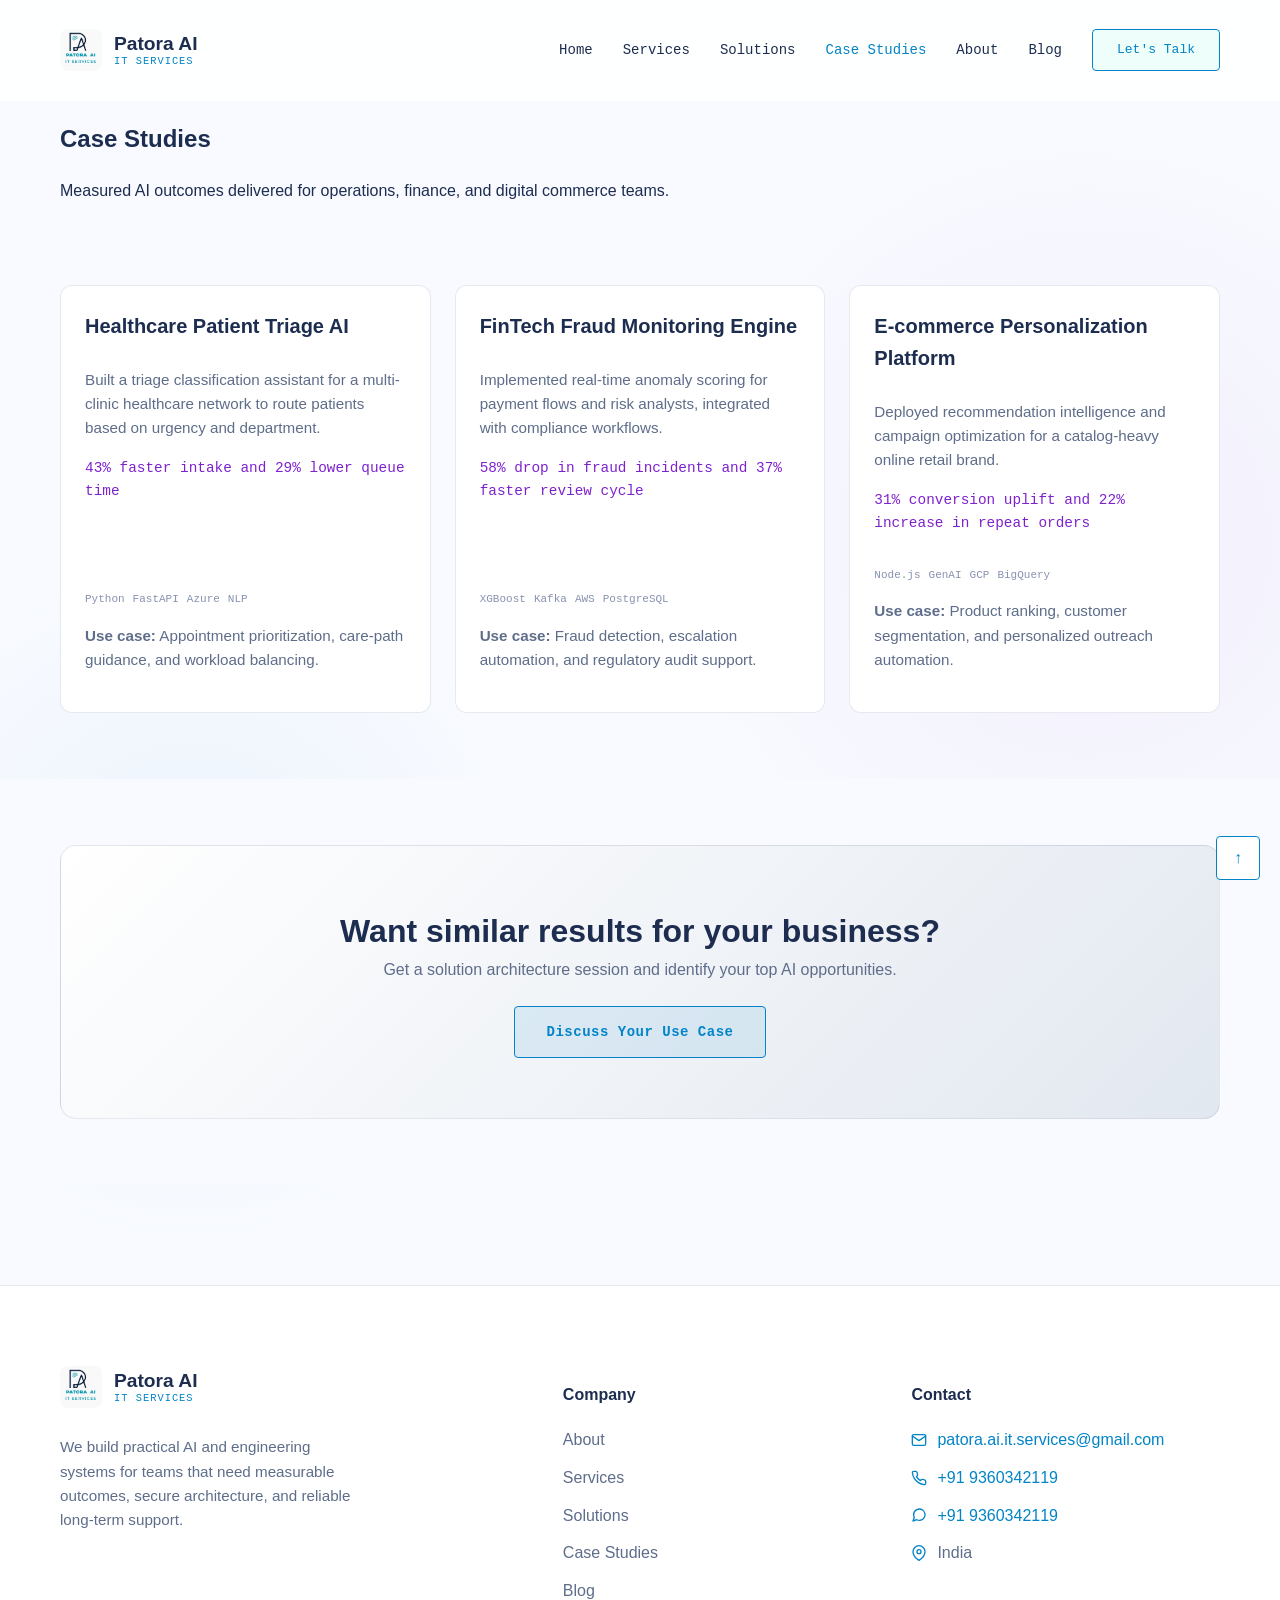
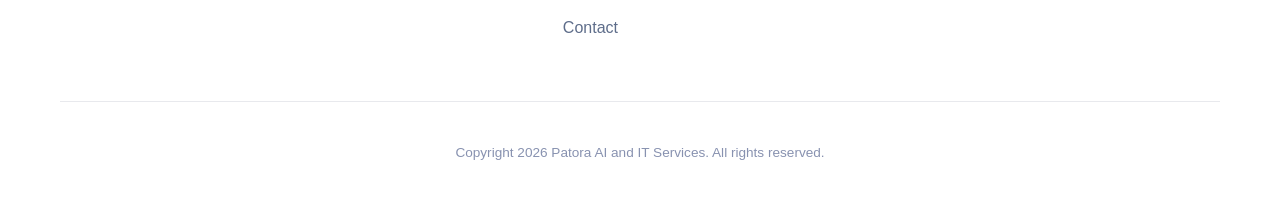
<file: case-studies.html>
﻿<!doctype html>
<html lang="en">

<head>
  <meta charset="utf-8">
  <meta name="viewport" content="width=device-width, initial-scale=1">
  <meta name="theme-color" content="#113b63">
  <link rel="manifest" href="/manifest.webmanifest">
  <link rel="apple-touch-icon" href="/apple-touch-icon.png">
  <link rel="icon" href="/favicon.ico" type="image/x-icon">
  <title>Case Studies | Patora AI & IT Services</title>
  <meta name="description"
    content="Read AI implementation case studies from Patora AI & IT Services with measurable metrics and production technology stacks.">
  <meta name="robots" content="index,follow">
  <link rel="canonical" href="https://patora-ai-it-services.co.in/case-studies.html">
  <meta property="og:type" content="website">
  <meta property="og:title" content="Case Studies | Patora AI & IT Services">
  <meta property="og:description"
    content="Real deployment stories with clear metrics across healthcare, fintech, and retail domains.">
  <meta property="og:url" content="https://patora-ai-it-services.co.in/case-studies.html">
  <meta property="og:image" content="https://patora-ai-it-services.co.in/assets/icons/patora-ai-logo.jpg">
  <meta name="twitter:card" content="summary_large_image">
  <meta name="twitter:title" content="Case Studies | Patora AI & IT Services">
  <meta name="twitter:description" content="See how Patora turns AI strategy into measured business impact.">
  <link rel="stylesheet" href="styles.css">
  <script defer src="assets/js/app.js"></script>
</head>

<body>
  <a class="skip-link" href="#main">Skip to content</a>
  <header class="site-header">
    <div class="container site-header__inner">
      <a class="brand" href="index.html" aria-label="Patora home">
        <img class="brand__logo" src="assets/icons/patora-ai-logo.jpg" alt="Patora logo" width="44" height="44">
        <span class="brand__name">Patora AI<small>IT SERVICES</small></span>
      </a>
      <nav class="nav" aria-label="Primary navigation">
        <ul class="nav__list">
          <li class="nav__item"><a class="nav__link" href="index.html">Home</a></li>
          <li class="nav__item nav__item--dropdown">
            <a class="nav__link" href="services.html">Services</a>
            <div class="mega-menu" role="group" aria-label="Service categories">
              <div class="mega-menu__grid">
                <div>
                  <h3 class="mega-menu__title">AI Services</h3>
                  <ul class="mega-menu__list">
                    <li><a href="services.html#ai-ml">AI and Machine Learning</a></li>
                    <li><a href="services.html#automation">AI Automation Workflows</a></li>
                    <li><a href="services.html#agents">AI Agents and Assistants</a></li>
                    <li><a href="services.html#vision-nlp">Computer Vision and NLP</a></li>
                  </ul>
                </div>
                <div>
                  <h3 class="mega-menu__title">Digital Engineering</h3>
                  <ul class="mega-menu__list">
                    <li><a href="services.html#cloud">Cloud and DevOps</a></li>
                    <li><a href="services.html#uiux">UI and UX Engineering</a></li>
                    <li><a href="services.html#software">Custom Software Platforms</a></li>
                    <li><a href="contact.html">Book Technical Consultation</a></li>
                  </ul>
                </div>
              </div>
            </div>
          </li>
          <li class="nav__item"><a class="nav__link" href="solutions.html">Solutions</a></li>
          <li class="nav__item"><a class="nav__link" href="case-studies.html" aria-current="page">Case Studies</a></li>
          <li class="nav__item"><a class="nav__link" href="about.html">About</a></li>
          <li class="nav__item"><a class="nav__link" href="blog.html">Blog</a></li>
          <li class="nav__item"><a class="nav__btn" href="contact.html">Let's Talk</a></li>
        </ul>
      </nav>
    </div>
  </header>

  <main id="main">
    <section class="page-hero">
      <div class="container">
        <h1 class="page-hero__title">Case Studies</h1>
        <p class="page-hero__text">Measured AI outcomes delivered for operations, finance, and digital commerce teams.
        </p>
      </div>
    </section>

    <section class="section">
      <div class="container card-grid card-grid--3">
        <article class="card case-card">
          <h2 class="card__title">Healthcare Patient Triage AI</h2>
          <p class="card__meta">Built a triage classification assistant for a multi-clinic healthcare network to route
            patients based on urgency and department.
          </p>
          <span class="case-card__metric">43% faster intake and 29% lower queue time</span>
          <div class="case-card__stack"><span>Python</span><span>FastAPI</span><span>Azure</span><span>NLP</span></div>
          <p class="card__meta"><strong>Use case:</strong> Appointment prioritization, care-path guidance, and workload
            balancing.</p>
        </article>
        <article class="card case-card">
          <h2 class="card__title">FinTech Fraud Monitoring Engine</h2>
          <p class="card__meta">Implemented real-time anomaly scoring for payment flows and risk analysts, integrated
            with compliance workflows.</p>
          <span class="case-card__metric">58% drop in fraud incidents and 37% faster review cycle</span>
          <div class="case-card__stack"><span>XGBoost</span><span>Kafka</span><span>AWS</span><span>PostgreSQL</span>
          </div>
          <p class="card__meta"><strong>Use case:</strong> Fraud detection, escalation automation, and regulatory audit
            support.</p>
        </article>
        <article class="card case-card">
          <h2 class="card__title">E-commerce Personalization Platform</h2>
          <p class="card__meta">Deployed recommendation intelligence and campaign optimization for a catalog-heavy
            online retail brand.</p>
          <span class="case-card__metric">31% conversion uplift and 22% increase in repeat orders</span>
          <div class="case-card__stack"><span>Node.js</span><span>GenAI</span><span>GCP</span><span>BigQuery</span>
          </div>
          <p class="card__meta"><strong>Use case:</strong> Product ranking, customer segmentation, and personalized
            outreach automation.</p>
        </article>
      </div>
    </section>

    <section class="section section--light">
      <div class="container">
        <div class="cta-strip">
          <div>
            <h3>Want similar results for your business?</h3>
            <p>Get a solution architecture session and identify your top AI opportunities.</p>
          </div>
          <a class="btn btn--primary" href="contact.html">Discuss Your Use Case</a>
        </div>
      </div>
    </section>
  </main>

  <footer class="site-footer">
    <div class="container site-footer__content">
      <section>
        <a class="brand" href="index.html" aria-label="Patora home">
          <img class="brand__logo" src="assets/icons/patora-ai-logo.jpg" alt="Patora logo" width="44" height="44">
          <span class="brand__name">Patora AI<small>IT SERVICES</small></span>
        </a>
        <p class="site-footer__text">We build practical AI and engineering systems for teams that need measurable
          outcomes, secure architecture, and reliable long-term support.</p>
      </section>
      <section>
        <h3 class="site-footer__title">Company</h3>
        <ul class="site-footer__list">
          <li><a href="about.html">About</a></li>
          <li><a href="services.html">Services</a></li>
          <li><a href="solutions.html">Solutions</a></li>
          <li><a href="case-studies.html">Case Studies</a></li>
          <li><a href="blog.html">Blog</a></li>
          <li><a href="contact.html">Contact</a></li>
        </ul>
      </section>
      <section>
        <h3 class="site-footer__title">Contact</h3>
        <ul class="site-footer__contact">
          <li>
            <svg class="contact-info__icon" viewBox="0 0 24 24" fill="none" stroke="currentColor" stroke-width="2"
              stroke-linecap="round" stroke-linejoin="round">
              <path d="M4 4h16c1.1 0 2 .9 2 2v12c0 1.1-.9 2-2 2H4c-1.1 0-2-.9-2-2V6c0-1.1.9-2 2-2z"></path>
              <polyline points="22,6 12,13 2,6"></polyline>
            </svg>
            <a href="mailto:patora.ai.it.services@gmail.com">patora.ai.it.services@gmail.com</a>
          </li>
          <li>
            <svg class="contact-info__icon" viewBox="0 0 24 24" fill="none" stroke="currentColor" stroke-width="2"
              stroke-linecap="round" stroke-linejoin="round">
              <path
                d="M22 16.92v3a2 2 0 0 1-2.18 2 19.79 19.79 0 0 1-8.63-3.07 19.5 19.5 0 0 1-6-6 19.79 19.79 0 0 1-3.07-8.67A2 2 0 0 1 4.11 2h3a2 2 0 0 1 2 1.72 12.81 12.81 0 0 0 .7 2.81 2 2 0 0 1-.45 2.11L8.09 9.91a16 16 0 0 0 6 6l1.27-1.27a2 2 0 0 1 2.11-.45 12.84 12.84 0 0 0 2.81.7A2 2 0 0 1 22 16.92z">
              </path>
            </svg>
            <a href="tel:+919360342119">+91 9360342119</a>
          </li>
          <li>
            <svg class="contact-info__icon" viewBox="0 0 24 24" fill="none" stroke="currentColor" stroke-width="2"
              stroke-linecap="round" stroke-linejoin="round">
              <path
                d="M21 11.5a8.38 8.38 0 0 1-.9 3.8 8.5 8.5 0 0 1-7.6 4.7 8.38 8.38 0 0 1-3.8-.9L3 21l1.9-5.7a8.38 8.38 0 0 1-.9-3.8 8.5 8.5 0 0 1 4.7-7.6 8.38 8.38 0 0 1 3.8-.9h.5a8.48 8.48 0 0 1 8 8v.5z">
              </path>
            </svg>
            <a href="https://wa.me/919360342119">+91 9360342119</a>
          </li>
          <li>
            <svg class="contact-info__icon" viewBox="0 0 24 24" fill="none" stroke="currentColor" stroke-width="2"
              stroke-linecap="round" stroke-linejoin="round">
              <path d="M21 10c0 7-9 13-9 13s-9-6-9-13a9 9 0 0 1 18 0z"></path>
              <circle cx="12" cy="10" r="3"></circle>
            </svg>
            <span>India</span>
          </li>
        </ul>
      </section>
    </div>
    <div class="container site-footer__bottom">Copyright 2026 Patora AI and IT Services. All rights reserved.</div>
  </footer>

  <a class="back-top" href="#main" aria-label="Back to top">↑</a>
</body>

</html>
</file>
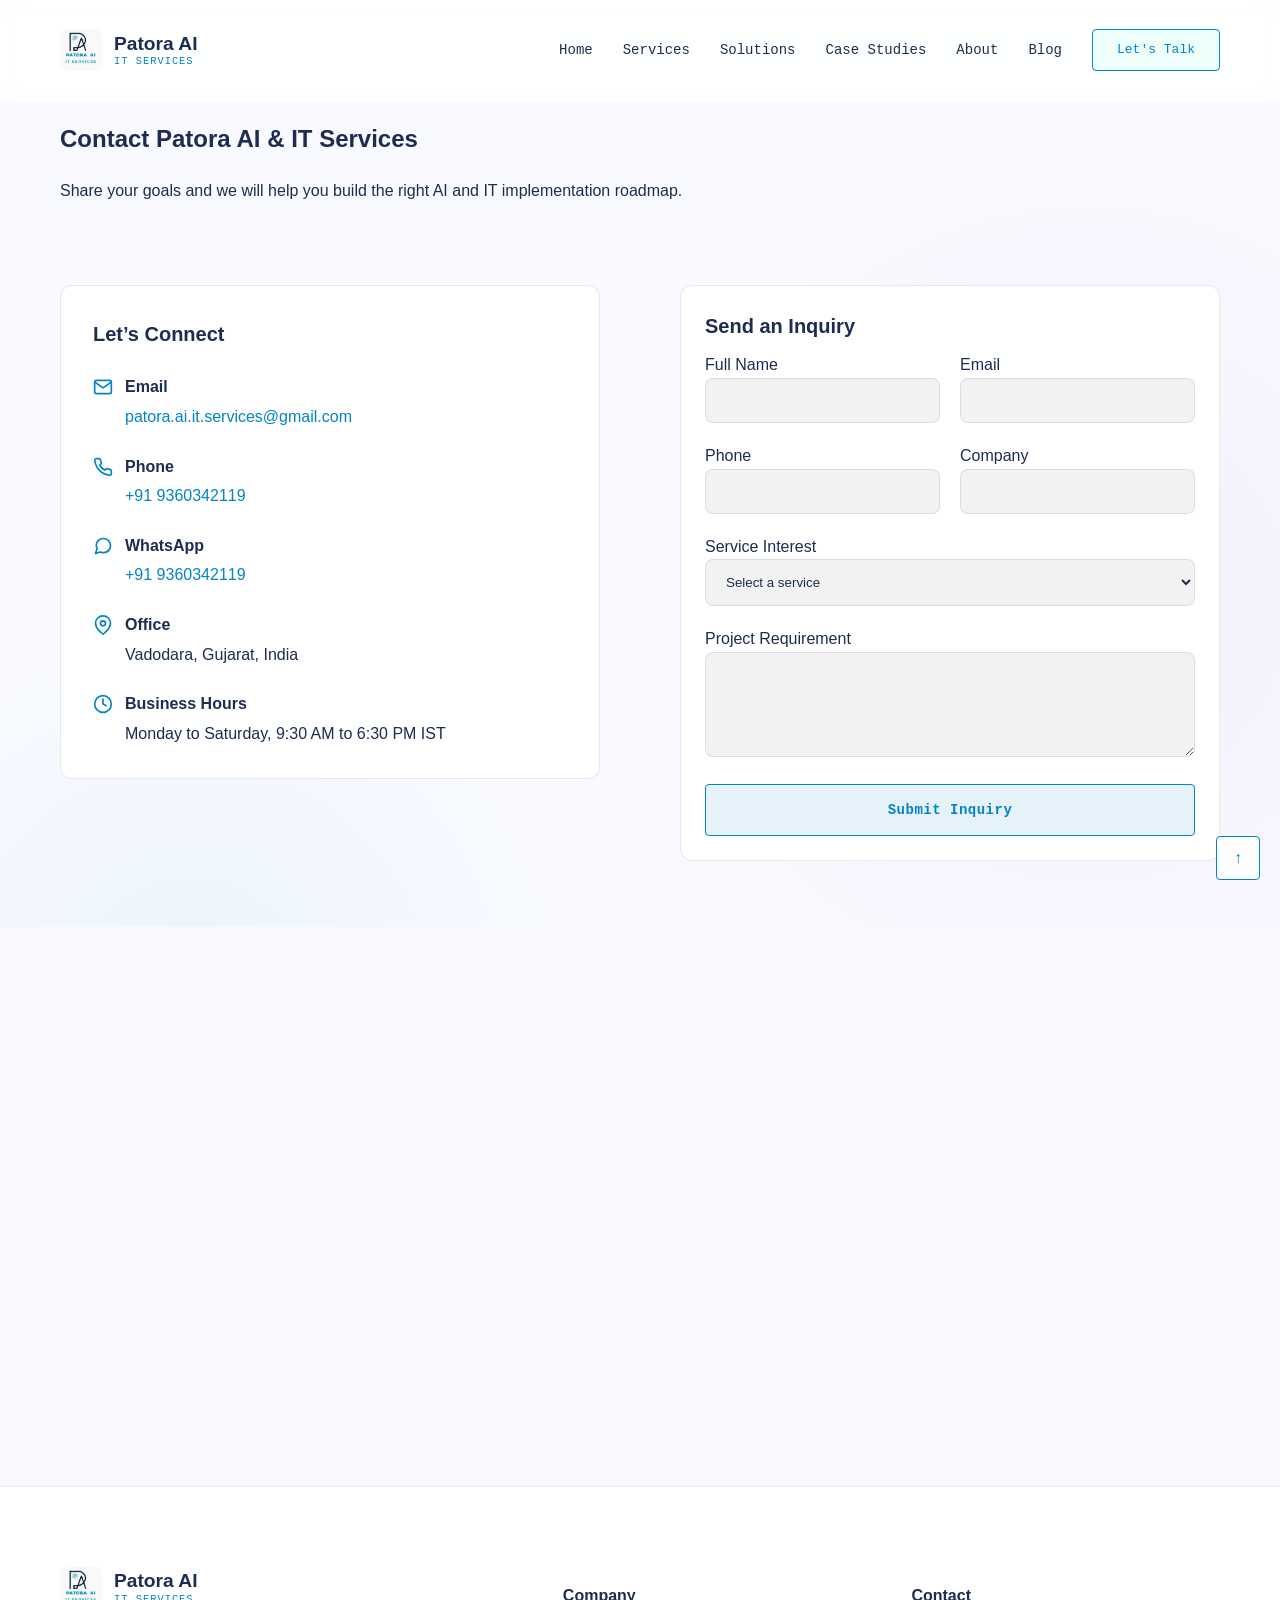
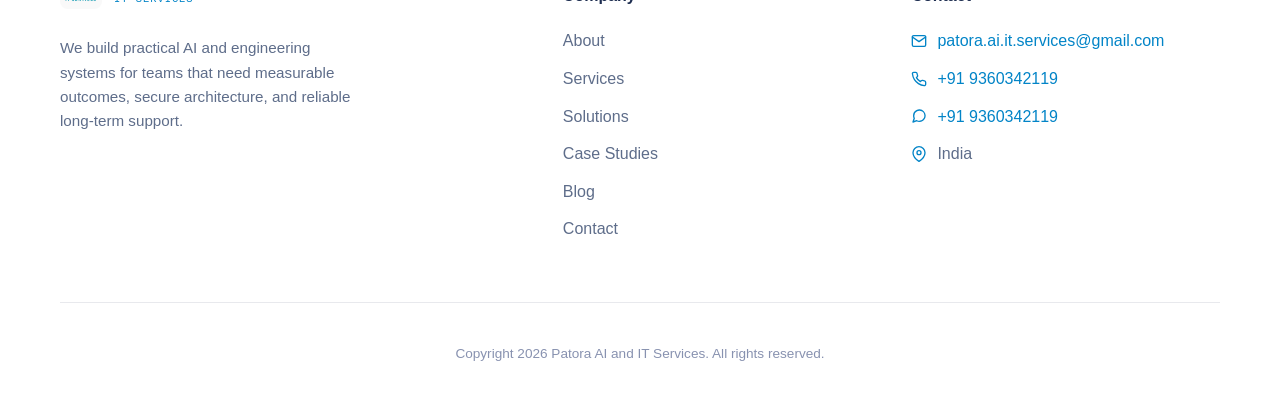
<file: contact.html>
﻿<!doctype html>
<html lang="en">

<head>
  <meta charset="utf-8">
  <meta name="viewport" content="width=device-width, initial-scale=1">
  <meta name="theme-color" content="#113b63">
  <link rel="manifest" href="/manifest.webmanifest">
  <link rel="apple-touch-icon" href="/apple-touch-icon.png">
  <link rel="icon" href="/favicon.ico" type="image/x-icon">
  <title>Contact Patora AI & IT Services | AI and IT Consultation</title>
  <meta name="description"
    content="Contact Patora AI & IT Services for AI automation, machine learning, cloud, and digital engineering consultation.">
  <meta name="robots" content="index,follow">
  <link rel="canonical" href="https://patora-ai-it-services.co.in/contact.html">
  <meta property="og:type" content="website">
  <meta property="og:title" content="Contact Patora AI & IT Services">
  <meta property="og:description" content="Talk to our team about your AI roadmap and digital transformation goals.">
  <meta property="og:url" content="https://patora-ai-it-services.co.in/contact.html">
  <meta property="og:image" content="https://patora-ai-it-services.co.in/assets/icons/patora-ai-logo.jpg">
  <meta name="twitter:card" content="summary_large_image">
  <meta name="twitter:title" content="Contact Patora AI & IT Services">
  <meta name="twitter:description" content="Reach out to discuss your AI and IT transformation goals.">
  <link rel="stylesheet" href="styles.css">
  <script defer src="assets/js/app.js"></script>
</head>

<body>
  <a class="skip-link" href="#main">Skip to content</a>
  <header class="site-header">
    <div class="container site-header__inner">
      <a class="brand" href="index.html" aria-label="Patora home">
        <img class="brand__logo" src="assets/icons/patora-ai-logo.jpg" alt="Patora logo" width="44" height="44">
        <span class="brand__name">Patora AI<small>IT SERVICES</small></span>
      </a>
      <nav class="nav" aria-label="Primary navigation">
        <ul class="nav__list">
          <li class="nav__item"><a class="nav__link" href="index.html">Home</a></li>
          <li class="nav__item nav__item--dropdown">
            <a class="nav__link" href="services.html">Services</a>
            <div class="mega-menu" role="group" aria-label="Service categories">
              <div class="mega-menu__grid">
                <div>
                  <h3 class="mega-menu__title">AI Services</h3>
                  <ul class="mega-menu__list">
                    <li><a href="services.html#ai-ml">AI and Machine Learning</a></li>
                    <li><a href="services.html#automation">AI Automation Workflows</a></li>
                    <li><a href="services.html#agents">AI Agents and Assistants</a></li>
                    <li><a href="services.html#vision-nlp">Computer Vision and NLP</a></li>
                  </ul>
                </div>
                <div>
                  <h3 class="mega-menu__title">Digital Engineering</h3>
                  <ul class="mega-menu__list">
                    <li><a href="services.html#cloud">Cloud and DevOps</a></li>
                    <li><a href="services.html#uiux">UI and UX Engineering</a></li>
                    <li><a href="services.html#software">Custom Software Platforms</a></li>
                    <li><a href="contact.html">Book Technical Consultation</a></li>
                  </ul>
                </div>
              </div>
            </div>
          </li>
          <li class="nav__item"><a class="nav__link" href="solutions.html">Solutions</a></li>
          <li class="nav__item"><a class="nav__link" href="case-studies.html">Case Studies</a></li>
          <li class="nav__item"><a class="nav__link" href="about.html">About</a></li>
          <li class="nav__item"><a class="nav__link" href="blog.html">Blog</a></li>
          <li class="nav__item"><a class="nav__btn" href="contact.html" aria-current="page">Let's Talk</a></li>
        </ul>
      </nav>
    </div>
  </header>

  <main id="main">
    <section class="page-hero">
      <div class="container">
        <h1 class="page-hero__title">Contact Patora AI &amp; IT Services</h1>
        <p class="page-hero__text">Share your goals and we will help you build the right AI and IT implementation
          roadmap.</p>
      </div>
    </section>

    <section class="section">
      <div class="container contact-split">
        <article class="card location-card">
          <h2 class="card__title">Let’s Connect</h2>
          <div class="contact-meta">
            <p>
              <svg class="contact-info__icon" viewBox="0 0 24 24" fill="none" stroke="currentColor" stroke-width="2"
                stroke-linecap="round" stroke-linejoin="round">
                <path d="M4 4h16c1.1 0 2 .9 2 2v12c0 1.1-.9 2-2 2H4c-1.1 0-2-.9-2-2V6c0-1.1.9-2 2-2z"></path>
                <polyline points="22,6 12,13 2,6"></polyline>
              </svg>
              <span class="contact-info__content">
                <strong>Email</strong>
                <a href="mailto:patora.ai.it.services@gmail.com">patora.ai.it.services@gmail.com</a>
              </span>
            </p>
            <p>
              <svg class="contact-info__icon" viewBox="0 0 24 24" fill="none" stroke="currentColor" stroke-width="2"
                stroke-linecap="round" stroke-linejoin="round">
                <path
                  d="M22 16.92v3a2 2 0 0 1-2.18 2 19.79 19.79 0 0 1-8.63-3.07 19.5 19.5 0 0 1-6-6 19.79 19.79 0 0 1-3.07-8.67A2 2 0 0 1 4.11 2h3a2 2 0 0 1 2 1.72 12.81 12.81 0 0 0 .7 2.81 2 2 0 0 1-.45 2.11L8.09 9.91a16 16 0 0 0 6 6l1.27-1.27a2 2 0 0 1 2.11-.45 12.84 12.84 0 0 0 2.81.7A2 2 0 0 1 22 16.92z">
                </path>
              </svg>
              <span class="contact-info__content">
                <strong>Phone</strong>
                <a href="tel:+919360342119">+91 9360342119</a>
              </span>
            </p>
            <p>
              <svg class="contact-info__icon" viewBox="0 0 24 24" fill="none" stroke="currentColor" stroke-width="2"
                stroke-linecap="round" stroke-linejoin="round">
                <path
                  d="M21 11.5a8.38 8.38 0 0 1-.9 3.8 8.5 8.5 0 0 1-7.6 4.7 8.38 8.38 0 0 1-3.8-.9L3 21l1.9-5.7a8.38 8.38 0 0 1-.9-3.8 8.5 8.5 0 0 1 4.7-7.6 8.38 8.38 0 0 1 3.8-.9h.5a8.48 8.48 0 0 1 8 8v.5z">
                </path>
              </svg>
              <span class="contact-info__content">
                <strong>WhatsApp</strong>
                <a href="https://wa.me/919360342119">+91 9360342119</a>
              </span>
            </p>
            <p>
              <svg class="contact-info__icon" viewBox="0 0 24 24" fill="none" stroke="currentColor" stroke-width="2"
                stroke-linecap="round" stroke-linejoin="round">
                <path d="M21 10c0 7-9 13-9 13s-9-6-9-13a9 9 0 0 1 18 0z"></path>
                <circle cx="12" cy="10" r="3"></circle>
              </svg>
              <span class="contact-info__content">
                <strong>Office</strong>
                <span>Vadodara, Gujarat, India</span>
              </span>
            </p>
            <p>
              <svg class="contact-info__icon" viewBox="0 0 24 24" fill="none" stroke="currentColor" stroke-width="2"
                stroke-linecap="round" stroke-linejoin="round">
                <circle cx="12" cy="12" r="10"></circle>
                <polyline points="12 6 12 12 16 14"></polyline>
              </svg>
              <span class="contact-info__content">
                <strong>Business Hours</strong>
                <span>Monday to Saturday, 9:30 AM to 6:30 PM IST</span>
              </span>
            </p>
          </div>
        </article>

        <article class="card">
          <h2 class="card__title">Send an Inquiry</h2>
          <form class="contact-form" action="#" method="post">
            <div class="contact-form__grid">
              <label>Full Name
                <input name="name" type="text" autocomplete="name" required>
              </label>
              <label>Email
                <input name="email" type="email" autocomplete="email" required>
              </label>
            </div>
            <div class="contact-form__grid">
              <label>Phone
                <input name="phone" type="tel" autocomplete="tel" required>
              </label>
              <label>Company
                <input name="company" type="text" autocomplete="organization">
              </label>
            </div>
            <label>Service Interest
              <select name="service" required>
                <option value="">Select a service</option>
                <option>AI and Machine Learning</option>
                <option>AI Automation and Workflow</option>
                <option>AI Agents and Assistants</option>
                <option>Cloud and DevOps</option>
                <option>UI/UX Design</option>
              </select>
            </label>
            <label>Project Requirement
              <textarea name="message" rows="5" required></textarea>
            </label>
            <button class="btn btn--primary" type="submit">Submit Inquiry</button>
          </form>
        </article>
      </div>
    </section>

    <section class="section section--light">
      <div class="container">
        <iframe class="map-embed" title="Patora AI and IT Services location" loading="lazy"
          referrerpolicy="no-referrer-when-downgrade"
          src="https://www.google.com/maps?q=Vadodara%2C%20Gujarat&output=embed"></iframe>
      </div>
    </section>
  </main>

  <footer class="site-footer">
    <div class="container site-footer__content">
      <section>
        <a class="brand" href="index.html" aria-label="Patora home">
          <img class="brand__logo" src="assets/icons/patora-ai-logo.jpg" alt="Patora logo" width="44" height="44">
          <span class="brand__name">Patora AI<small>IT SERVICES</small></span>
        </a>
        <p class="site-footer__text">We build practical AI and engineering systems for teams that need measurable
          outcomes, secure architecture, and reliable long-term support.</p>
      </section>
      <section>
        <h3 class="site-footer__title">Company</h3>
        <ul class="site-footer__list">
          <li><a href="about.html">About</a></li>
          <li><a href="services.html">Services</a></li>
          <li><a href="solutions.html">Solutions</a></li>
          <li><a href="case-studies.html">Case Studies</a></li>
          <li><a href="blog.html">Blog</a></li>
          <li><a href="contact.html">Contact</a></li>
        </ul>
      </section>
      <section>
        <h3 class="site-footer__title">Contact</h3>
        <ul class="site-footer__contact">
          <li>
            <svg class="contact-info__icon" viewBox="0 0 24 24" fill="none" stroke="currentColor" stroke-width="2"
              stroke-linecap="round" stroke-linejoin="round">
              <path d="M4 4h16c1.1 0 2 .9 2 2v12c0 1.1-.9 2-2 2H4c-1.1 0-2-.9-2-2V6c0-1.1.9-2 2-2z"></path>
              <polyline points="22,6 12,13 2,6"></polyline>
            </svg>
            <a href="mailto:patora.ai.it.services@gmail.com">patora.ai.it.services@gmail.com</a>
          </li>
          <li>
            <svg class="contact-info__icon" viewBox="0 0 24 24" fill="none" stroke="currentColor" stroke-width="2"
              stroke-linecap="round" stroke-linejoin="round">
              <path
                d="M22 16.92v3a2 2 0 0 1-2.18 2 19.79 19.79 0 0 1-8.63-3.07 19.5 19.5 0 0 1-6-6 19.79 19.79 0 0 1-3.07-8.67A2 2 0 0 1 4.11 2h3a2 2 0 0 1 2 1.72 12.81 12.81 0 0 0 .7 2.81 2 2 0 0 1-.45 2.11L8.09 9.91a16 16 0 0 0 6 6l1.27-1.27a2 2 0 0 1 2.11-.45 12.84 12.84 0 0 0 2.81.7A2 2 0 0 1 22 16.92z">
              </path>
            </svg>
            <a href="tel:+919360342119">+91 9360342119</a>
          </li>
          <li>
            <svg class="contact-info__icon" viewBox="0 0 24 24" fill="none" stroke="currentColor" stroke-width="2"
              stroke-linecap="round" stroke-linejoin="round">
              <path
                d="M21 11.5a8.38 8.38 0 0 1-.9 3.8 8.5 8.5 0 0 1-7.6 4.7 8.38 8.38 0 0 1-3.8-.9L3 21l1.9-5.7a8.38 8.38 0 0 1-.9-3.8 8.5 8.5 0 0 1 4.7-7.6 8.38 8.38 0 0 1 3.8-.9h.5a8.48 8.48 0 0 1 8 8v.5z">
              </path>
            </svg>
            <a href="https://wa.me/919360342119">+91 9360342119</a>
          </li>
          <li>
            <svg class="contact-info__icon" viewBox="0 0 24 24" fill="none" stroke="currentColor" stroke-width="2"
              stroke-linecap="round" stroke-linejoin="round">
              <path d="M21 10c0 7-9 13-9 13s-9-6-9-13a9 9 0 0 1 18 0z"></path>
              <circle cx="12" cy="10" r="3"></circle>
            </svg>
            <span>India</span>
          </li>
        </ul>
      </section>
    </div>
    <div class="container site-footer__bottom">Copyright 2026 Patora AI and IT Services. All rights reserved.</div>
  </footer>

  <a class="back-top" href="#main" aria-label="Back to top">↑</a>
</body>

</html>
</file>
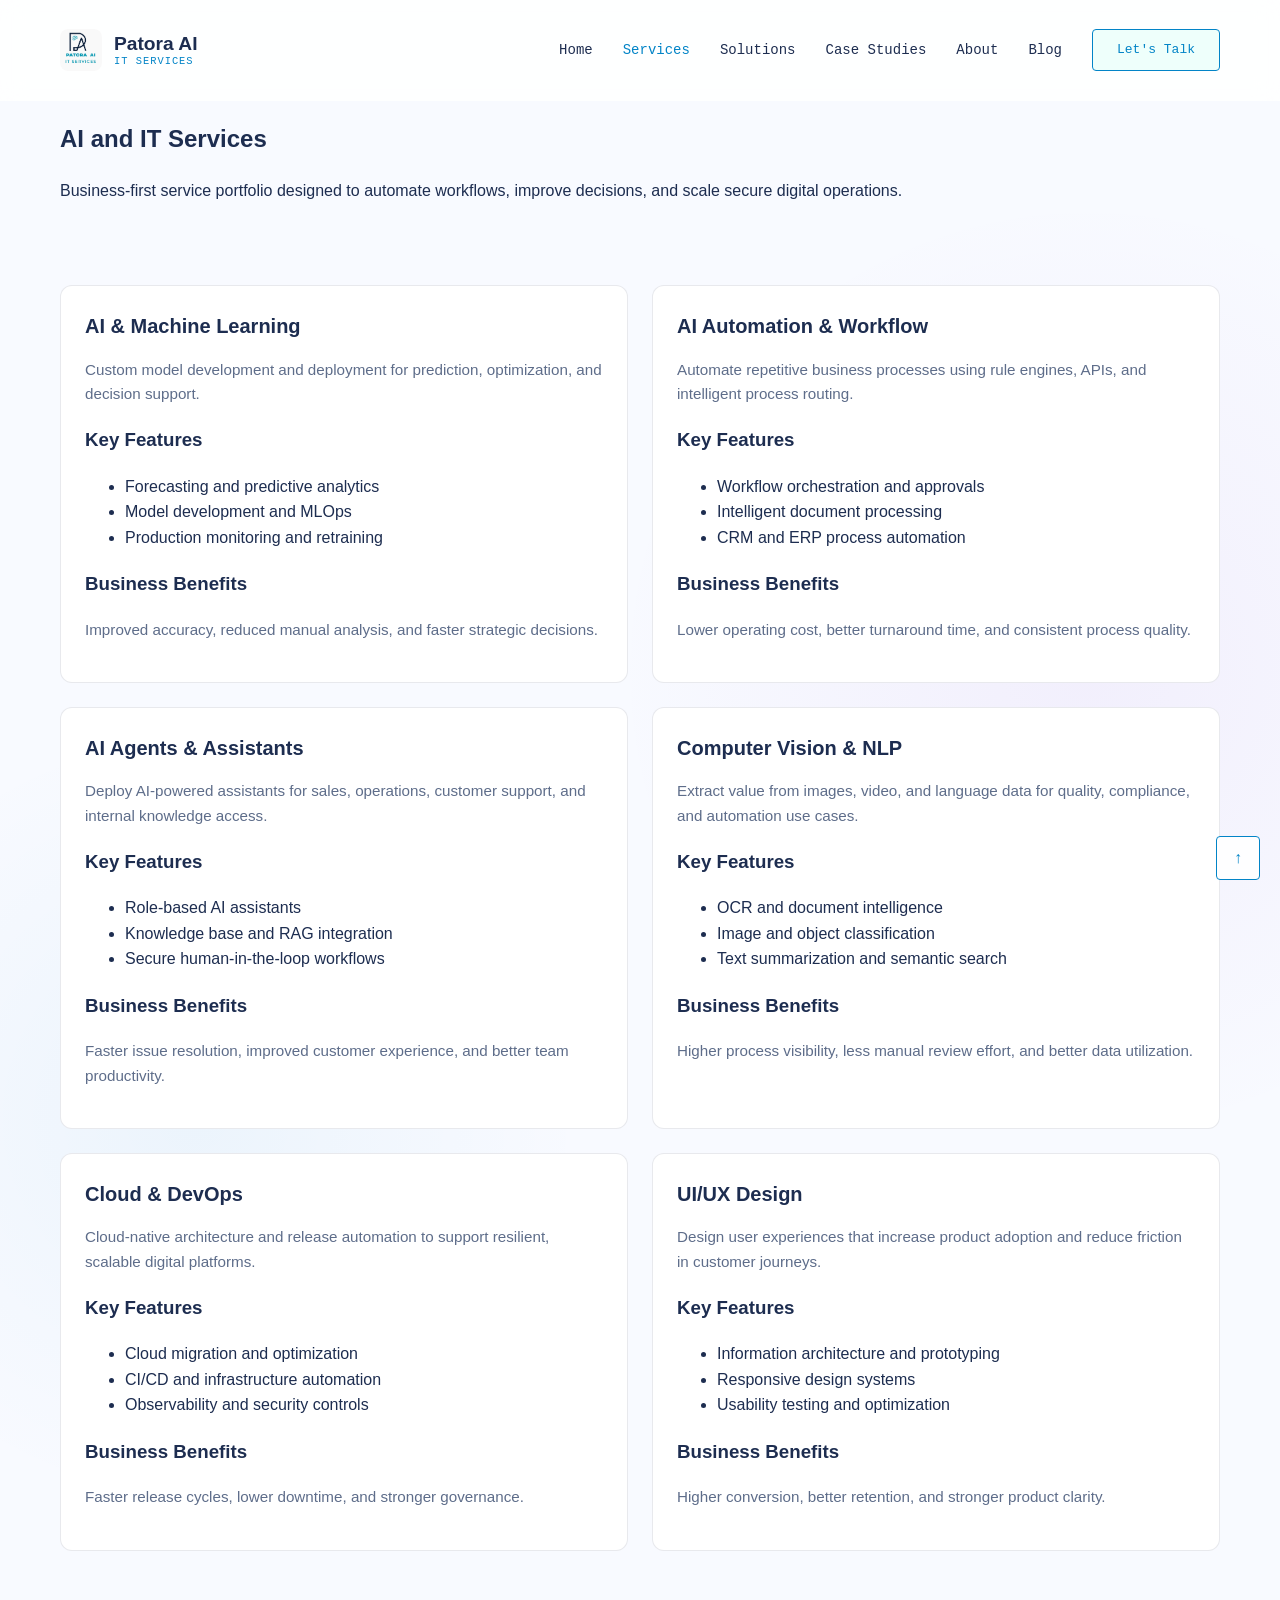
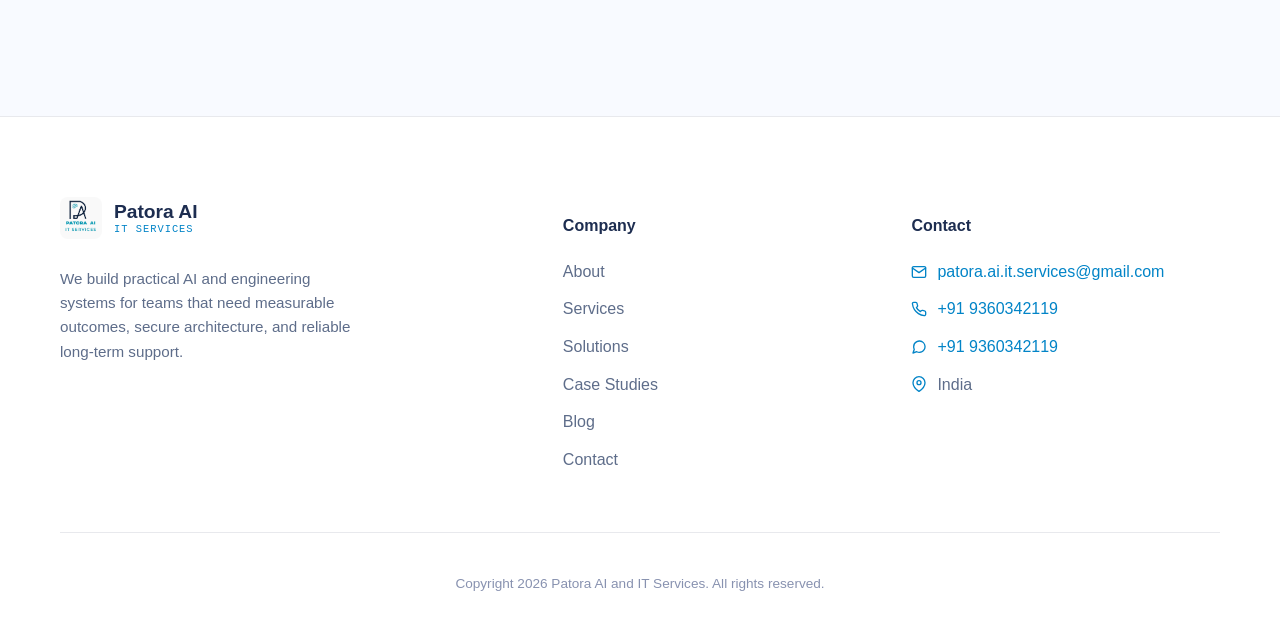
<file: services.html>
﻿<!doctype html>
<html lang="en">

<head>
  <meta charset="utf-8">
  <meta name="viewport" content="width=device-width, initial-scale=1">
  <meta name="theme-color" content="#113b63">
  <link rel="manifest" href="/manifest.webmanifest">
  <link rel="apple-touch-icon" href="/apple-touch-icon.png">
  <link rel="icon" href="/favicon.ico" type="image/x-icon">
  <title>Services | Patora AI & IT Services</title>
  <meta name="description"
    content="Explore Patora AI services across machine learning, automation, AI agents, computer vision, cloud DevOps, and UI UX engineering.">
  <meta name="robots" content="index,follow">
  <link rel="canonical" href="https://patora-ai-it-services.co.in/services.html">
  <meta property="og:type" content="website">
  <meta property="og:title" content="Services | Patora AI & IT Services">
  <meta property="og:description"
    content="Comprehensive AI and IT services tailored for growth and operational efficiency.">
  <meta property="og:url" content="https://patora-ai-it-services.co.in/services.html">
  <meta property="og:image" content="https://patora-ai-it-services.co.in/assets/icons/patora-ai-logo.jpg">
  <meta name="twitter:card" content="summary_large_image">
  <meta name="twitter:title" content="Services | Patora AI & IT Services">
  <meta name="twitter:description" content="AI, software, cloud, and consulting capabilities under one team.">
  <link rel="stylesheet" href="styles.css">
  <script defer src="assets/js/app.js"></script>
</head>

<body>
  <a class="skip-link" href="#main">Skip to content</a>
  <header class="site-header">
    <div class="container site-header__inner">
      <a class="brand" href="index.html" aria-label="Patora home">
        <img class="brand__logo" src="assets/icons/patora-ai-logo.jpg" alt="Patora logo" width="44" height="44">
        <span class="brand__name">Patora AI<small>IT SERVICES</small></span>
      </a>
      <nav class="nav" aria-label="Primary navigation">
        <ul class="nav__list">
          <li class="nav__item"><a class="nav__link" href="index.html">Home</a></li>
          <li class="nav__item nav__item--dropdown">
            <a class="nav__link" href="services.html" aria-current="page">Services</a>
            <div class="mega-menu" role="group" aria-label="Service categories">
              <div class="mega-menu__grid">
                <div>
                  <h3 class="mega-menu__title">AI Services</h3>
                  <ul class="mega-menu__list">
                    <li><a href="#ai-ml">AI and Machine Learning</a></li>
                    <li><a href="#automation">AI Automation Workflows</a></li>
                    <li><a href="#agents">AI Agents and Assistants</a></li>
                    <li><a href="#vision-nlp">Computer Vision and NLP</a></li>
                  </ul>
                </div>
                <div>
                  <h3 class="mega-menu__title">Digital Engineering</h3>
                  <ul class="mega-menu__list">
                    <li><a href="#cloud">Cloud and DevOps</a></li>
                    <li><a href="#uiux">UI and UX Engineering</a></li>
                    <li><a href="#software">Custom Software Platforms</a></li>
                    <li><a href="contact.html">Book Technical Consultation</a></li>
                  </ul>
                </div>
              </div>
            </div>
          </li>
          <li class="nav__item"><a class="nav__link" href="solutions.html">Solutions</a></li>
          <li class="nav__item"><a class="nav__link" href="case-studies.html">Case Studies</a></li>
          <li class="nav__item"><a class="nav__link" href="about.html">About</a></li>
          <li class="nav__item"><a class="nav__link" href="blog.html">Blog</a></li>
          <li class="nav__item"><a class="nav__btn" href="contact.html">Let's Talk</a></li>
        </ul>
      </nav>
    </div>
  </header>

  <main id="main">
    <section class="page-hero">
      <div class="container">
        <h1 class="page-hero__title">AI and IT Services</h1>
        <p class="page-hero__text">Business-first service portfolio designed to automate workflows, improve decisions,
          and scale secure digital operations.</p>
      </div>
    </section>

    <section class="section">
      <div class="container card-grid card-grid--2">
        <article class="card card--service" id="ai-ml">
          <h2 class="card__title">AI &amp; Machine Learning</h2>
          <p class="card__meta">Custom model development and deployment for prediction, optimization, and decision
            support.</p>
          <h3>Key Features</h3>
          <ul>
            <li>Forecasting and predictive analytics</li>
            <li>Model development and MLOps</li>
            <li>Production monitoring and retraining</li>
          </ul>
          <h3>Business Benefits</h3>
          <p class="card__meta">Improved accuracy, reduced manual analysis, and faster strategic decisions.</p>
        </article>

        <article class="card card--service" id="automation">
          <h2 class="card__title">AI Automation &amp; Workflow</h2>
          <p class="card__meta">Automate repetitive business processes using rule engines, APIs, and intelligent process
            routing.</p>
          <h3>Key Features</h3>
          <ul>
            <li>Workflow orchestration and approvals</li>
            <li>Intelligent document processing</li>
            <li>CRM and ERP process automation</li>
          </ul>
          <h3>Business Benefits</h3>
          <p class="card__meta">Lower operating cost, better turnaround time, and consistent process quality.</p>
        </article>

        <article class="card card--service" id="agents">
          <h2 class="card__title">AI Agents &amp; Assistants</h2>
          <p class="card__meta">Deploy AI-powered assistants for sales, operations, customer support, and internal
            knowledge access.</p>
          <h3>Key Features</h3>
          <ul>
            <li>Role-based AI assistants</li>
            <li>Knowledge base and RAG integration</li>
            <li>Secure human-in-the-loop workflows</li>
          </ul>
          <h3>Business Benefits</h3>
          <p class="card__meta">Faster issue resolution, improved customer experience, and better team productivity.</p>
        </article>

        <article class="card card--service" id="vision-nlp">
          <h2 class="card__title">Computer Vision &amp; NLP</h2>
          <p class="card__meta">Extract value from images, video, and language data for quality, compliance, and
            automation use cases.</p>
          <h3>Key Features</h3>
          <ul>
            <li>OCR and document intelligence</li>
            <li>Image and object classification</li>
            <li>Text summarization and semantic search</li>
          </ul>
          <h3>Business Benefits</h3>
          <p class="card__meta">Higher process visibility, less manual review effort, and better data utilization.</p>
        </article>

        <article class="card card--service" id="cloud">
          <h2 class="card__title">Cloud &amp; DevOps</h2>
          <p class="card__meta">Cloud-native architecture and release automation to support resilient, scalable digital
            platforms.</p>
          <h3>Key Features</h3>
          <ul>
            <li>Cloud migration and optimization</li>
            <li>CI/CD and infrastructure automation</li>
            <li>Observability and security controls</li>
          </ul>
          <h3>Business Benefits</h3>
          <p class="card__meta">Faster release cycles, lower downtime, and stronger governance.</p>
        </article>

        <article class="card card--service" id="uiux">
          <h2 class="card__title">UI/UX Design</h2>
          <p class="card__meta">Design user experiences that increase product adoption and reduce friction in customer
            journeys.</p>
          <h3>Key Features</h3>
          <ul>
            <li>Information architecture and prototyping</li>
            <li>Responsive design systems</li>
            <li>Usability testing and optimization</li>
          </ul>
          <h3>Business Benefits</h3>
          <p class="card__meta">Higher conversion, better retention, and stronger product clarity.</p>
        </article>
      </div>
    </section>
  </main>

  <footer class="site-footer">
    <div class="container site-footer__content">
      <section>
        <a class="brand" href="index.html" aria-label="Patora home">
          <img class="brand__logo" src="assets/icons/patora-ai-logo.jpg" alt="Patora logo" width="44" height="44">
          <span class="brand__name">Patora AI<small>IT SERVICES</small></span>
        </a>
        <p class="site-footer__text">We build practical AI and engineering systems for teams that need measurable
          outcomes, secure architecture, and reliable long-term support.</p>
      </section>
      <section>
        <h3 class="site-footer__title">Company</h3>
        <ul class="site-footer__list">
          <li><a href="about.html">About</a></li>
          <li><a href="services.html">Services</a></li>
          <li><a href="solutions.html">Solutions</a></li>
          <li><a href="case-studies.html">Case Studies</a></li>
          <li><a href="blog.html">Blog</a></li>
          <li><a href="contact.html">Contact</a></li>
        </ul>
      </section>
      <section>
        <h3 class="site-footer__title">Contact</h3>
        <ul class="site-footer__contact">
          <li>
            <svg class="contact-info__icon" viewBox="0 0 24 24" fill="none" stroke="currentColor" stroke-width="2"
              stroke-linecap="round" stroke-linejoin="round">
              <path d="M4 4h16c1.1 0 2 .9 2 2v12c0 1.1-.9 2-2 2H4c-1.1 0-2-.9-2-2V6c0-1.1.9-2 2-2z"></path>
              <polyline points="22,6 12,13 2,6"></polyline>
            </svg>
            <a href="mailto:patora.ai.it.services@gmail.com">patora.ai.it.services@gmail.com</a>
          </li>
          <li>
            <svg class="contact-info__icon" viewBox="0 0 24 24" fill="none" stroke="currentColor" stroke-width="2"
              stroke-linecap="round" stroke-linejoin="round">
              <path
                d="M22 16.92v3a2 2 0 0 1-2.18 2 19.79 19.79 0 0 1-8.63-3.07 19.5 19.5 0 0 1-6-6 19.79 19.79 0 0 1-3.07-8.67A2 2 0 0 1 4.11 2h3a2 2 0 0 1 2 1.72 12.81 12.81 0 0 0 .7 2.81 2 2 0 0 1-.45 2.11L8.09 9.91a16 16 0 0 0 6 6l1.27-1.27a2 2 0 0 1 2.11-.45 12.84 12.84 0 0 0 2.81.7A2 2 0 0 1 22 16.92z">
              </path>
            </svg>
            <a href="tel:+919360342119">+91 9360342119</a>
          </li>
          <li>
            <svg class="contact-info__icon" viewBox="0 0 24 24" fill="none" stroke="currentColor" stroke-width="2"
              stroke-linecap="round" stroke-linejoin="round">
              <path
                d="M21 11.5a8.38 8.38 0 0 1-.9 3.8 8.5 8.5 0 0 1-7.6 4.7 8.38 8.38 0 0 1-3.8-.9L3 21l1.9-5.7a8.38 8.38 0 0 1-.9-3.8 8.5 8.5 0 0 1 4.7-7.6 8.38 8.38 0 0 1 3.8-.9h.5a8.48 8.48 0 0 1 8 8v.5z">
              </path>
            </svg>
            <a href="https://wa.me/919360342119">+91 9360342119</a>
          </li>
          <li>
            <svg class="contact-info__icon" viewBox="0 0 24 24" fill="none" stroke="currentColor" stroke-width="2"
              stroke-linecap="round" stroke-linejoin="round">
              <path d="M21 10c0 7-9 13-9 13s-9-6-9-13a9 9 0 0 1 18 0z"></path>
              <circle cx="12" cy="10" r="3"></circle>
            </svg>
            <span>India</span>
          </li>
        </ul>
      </section>
    </div>
    <div class="container site-footer__bottom">Copyright 2026 Patora AI and IT Services. All rights reserved.</div>
  </footer>

  <a class="back-top" href="#main" aria-label="Back to top">↑</a>
</body>

</html>
</file>
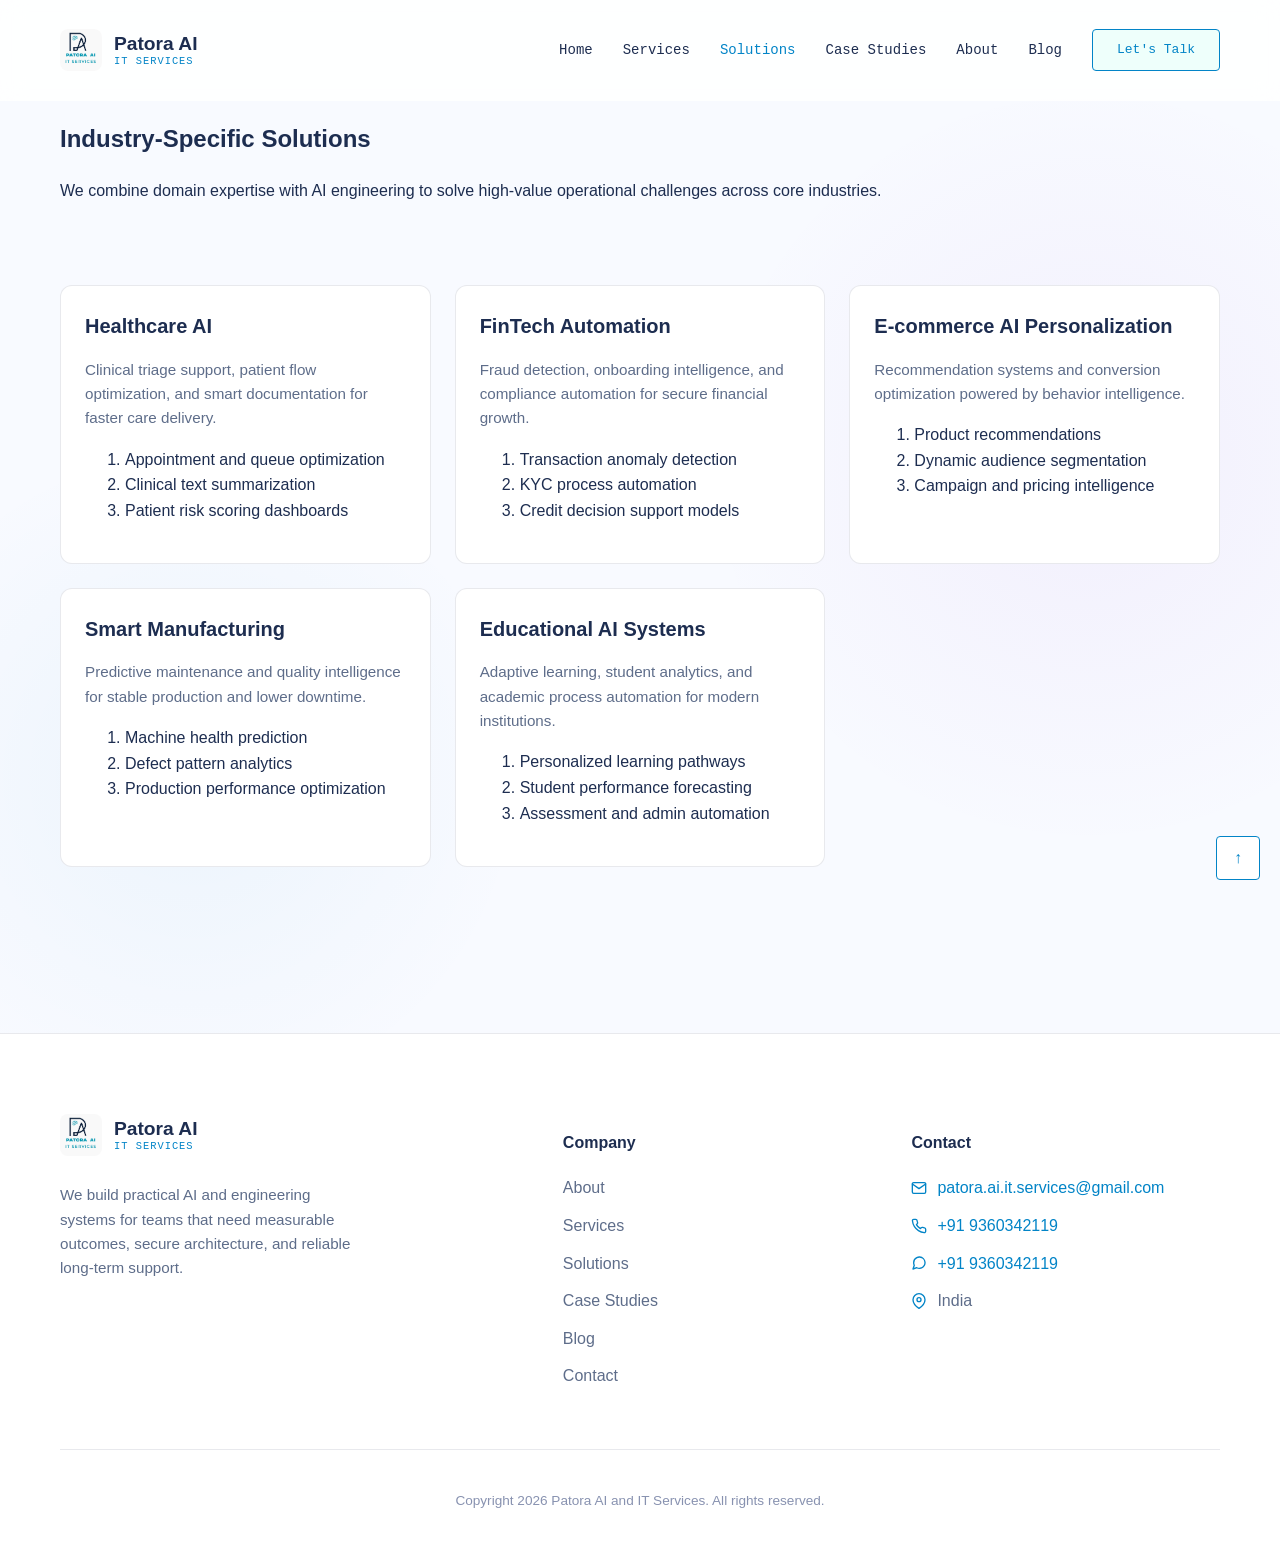
<file: solutions.html>
﻿<!doctype html>
<html lang="en">

<head>
  <meta charset="utf-8">
  <meta name="viewport" content="width=device-width, initial-scale=1">
  <meta name="theme-color" content="#113b63">
  <link rel="manifest" href="/manifest.webmanifest">
  <link rel="apple-touch-icon" href="/apple-touch-icon.png">
  <link rel="icon" href="/favicon.ico" type="image/x-icon">
  <title>Industry Solutions | Patora AI & IT Services</title>
  <meta name="description"
    content="Industry-focused AI solutions from Patora AI & IT Services for healthcare, fintech, e-commerce, manufacturing, and education.">
  <meta name="robots" content="index,follow">
  <link rel="canonical" href="https://patora-ai-it-services.co.in/solutions.html">
  <meta property="og:type" content="website">
  <meta property="og:title" content="Industry Solutions | Patora AI & IT Services">
  <meta property="og:description" content="Sector-specific AI and automation solutions built for measurable impact.">
  <meta property="og:url" content="https://patora-ai-it-services.co.in/solutions.html">
  <meta property="og:image" content="https://patora-ai-it-services.co.in/assets/icons/patora-ai-logo.jpg">
  <meta name="twitter:card" content="summary_large_image">
  <meta name="twitter:title" content="Industry Solutions | Patora AI & IT Services">
  <meta name="twitter:description" content="Targeted AI systems for high-value business use cases.">
  <link rel="stylesheet" href="styles.css">
  <script defer src="assets/js/app.js"></script>
</head>

<body>
  <a class="skip-link" href="#main">Skip to content</a>
  <header class="site-header">
    <div class="container site-header__inner">
      <a class="brand" href="index.html" aria-label="Patora home">
        <img class="brand__logo" src="assets/icons/patora-ai-logo.jpg" alt="Patora logo" width="44" height="44">
        <span class="brand__name">Patora AI<small>IT SERVICES</small></span>
      </a>
      <nav class="nav" aria-label="Primary navigation">
        <ul class="nav__list">
          <li class="nav__item"><a class="nav__link" href="index.html">Home</a></li>
          <li class="nav__item nav__item--dropdown">
            <a class="nav__link" href="services.html">Services</a>
            <div class="mega-menu" role="group" aria-label="Service categories">
              <div class="mega-menu__grid">
                <div>
                  <h3 class="mega-menu__title">AI Services</h3>
                  <ul class="mega-menu__list">
                    <li><a href="services.html#ai-ml">AI and Machine Learning</a></li>
                    <li><a href="services.html#automation">AI Automation Workflows</a></li>
                    <li><a href="services.html#agents">AI Agents and Assistants</a></li>
                    <li><a href="services.html#vision-nlp">Computer Vision and NLP</a></li>
                  </ul>
                </div>
                <div>
                  <h3 class="mega-menu__title">Digital Engineering</h3>
                  <ul class="mega-menu__list">
                    <li><a href="services.html#cloud">Cloud and DevOps</a></li>
                    <li><a href="services.html#uiux">UI and UX Engineering</a></li>
                    <li><a href="services.html#software">Custom Software Platforms</a></li>
                    <li><a href="contact.html">Book Technical Consultation</a></li>
                  </ul>
                </div>
              </div>
            </div>
          </li>
          <li class="nav__item"><a class="nav__link" href="solutions.html" aria-current="page">Solutions</a></li>
          <li class="nav__item"><a class="nav__link" href="case-studies.html">Case Studies</a></li>
          <li class="nav__item"><a class="nav__link" href="about.html">About</a></li>
          <li class="nav__item"><a class="nav__link" href="blog.html">Blog</a></li>
          <li class="nav__item"><a class="nav__btn" href="contact.html">Let's Talk</a></li>
        </ul>
      </nav>
    </div>
  </header>

  <main id="main">
    <section class="page-hero">
      <div class="container">
        <h1 class="page-hero__title">Industry-Specific Solutions</h1>
        <p class="page-hero__text">We combine domain expertise with AI engineering to solve high-value operational
          challenges across core industries.</p>
      </div>
    </section>

    <section class="section">
      <div class="container card-grid card-grid--3">
        <article class="card card--service">
          <h2 class="card__title">Healthcare AI</h2>
          <p class="card__meta">Clinical triage support, patient flow optimization, and smart documentation for faster
            care delivery.</p>
          <ol>
            <li>Appointment and queue optimization</li>
            <li>Clinical text summarization</li>
            <li>Patient risk scoring dashboards</li>
          </ol>
        </article>
        <article class="card card--service">
          <h2 class="card__title">FinTech Automation</h2>
          <p class="card__meta">Fraud detection, onboarding intelligence, and compliance automation for secure financial
            growth.</p>
          <ol>
            <li>Transaction anomaly detection</li>
            <li>KYC process automation</li>
            <li>Credit decision support models</li>
          </ol>
        </article>
        <article class="card card--service">
          <h2 class="card__title">E-commerce AI Personalization</h2>
          <p class="card__meta">Recommendation systems and conversion optimization powered by behavior intelligence.</p>
          <ol>
            <li>Product recommendations</li>
            <li>Dynamic audience segmentation</li>
            <li>Campaign and pricing intelligence</li>
          </ol>
        </article>
        <article class="card card--service">
          <h2 class="card__title">Smart Manufacturing</h2>
          <p class="card__meta">Predictive maintenance and quality intelligence for stable production and lower
            downtime.</p>
          <ol>
            <li>Machine health prediction</li>
            <li>Defect pattern analytics</li>
            <li>Production performance optimization</li>
          </ol>
        </article>
        <article class="card card--service">
          <h2 class="card__title">Educational AI Systems</h2>
          <p class="card__meta">Adaptive learning, student analytics, and academic process automation for modern
            institutions.</p>
          <ol>
            <li>Personalized learning pathways</li>
            <li>Student performance forecasting</li>
            <li>Assessment and admin automation</li>
          </ol>
        </article>
      </div>
    </section>
  </main>

  <footer class="site-footer">
    <div class="container site-footer__content">
      <section>
        <a class="brand" href="index.html" aria-label="Patora home">
          <img class="brand__logo" src="assets/icons/patora-ai-logo.jpg" alt="Patora logo" width="44" height="44">
          <span class="brand__name">Patora AI<small>IT SERVICES</small></span>
        </a>
        <p class="site-footer__text">We build practical AI and engineering systems for teams that need measurable
          outcomes, secure architecture, and reliable long-term support.</p>
      </section>
      <section>
        <h3 class="site-footer__title">Company</h3>
        <ul class="site-footer__list">
          <li><a href="about.html">About</a></li>
          <li><a href="services.html">Services</a></li>
          <li><a href="solutions.html">Solutions</a></li>
          <li><a href="case-studies.html">Case Studies</a></li>
          <li><a href="blog.html">Blog</a></li>
          <li><a href="contact.html">Contact</a></li>
        </ul>
      </section>
      <section>
        <h3 class="site-footer__title">Contact</h3>
        <ul class="site-footer__contact">
          <li>
            <svg class="contact-info__icon" viewBox="0 0 24 24" fill="none" stroke="currentColor" stroke-width="2"
              stroke-linecap="round" stroke-linejoin="round">
              <path d="M4 4h16c1.1 0 2 .9 2 2v12c0 1.1-.9 2-2 2H4c-1.1 0-2-.9-2-2V6c0-1.1.9-2 2-2z"></path>
              <polyline points="22,6 12,13 2,6"></polyline>
            </svg>
            <a href="mailto:patora.ai.it.services@gmail.com">patora.ai.it.services@gmail.com</a>
          </li>
          <li>
            <svg class="contact-info__icon" viewBox="0 0 24 24" fill="none" stroke="currentColor" stroke-width="2"
              stroke-linecap="round" stroke-linejoin="round">
              <path
                d="M22 16.92v3a2 2 0 0 1-2.18 2 19.79 19.79 0 0 1-8.63-3.07 19.5 19.5 0 0 1-6-6 19.79 19.79 0 0 1-3.07-8.67A2 2 0 0 1 4.11 2h3a2 2 0 0 1 2 1.72 12.81 12.81 0 0 0 .7 2.81 2 2 0 0 1-.45 2.11L8.09 9.91a16 16 0 0 0 6 6l1.27-1.27a2 2 0 0 1 2.11-.45 12.84 12.84 0 0 0 2.81.7A2 2 0 0 1 22 16.92z">
              </path>
            </svg>
            <a href="tel:+919360342119">+91 9360342119</a>
          </li>
          <li>
            <svg class="contact-info__icon" viewBox="0 0 24 24" fill="none" stroke="currentColor" stroke-width="2"
              stroke-linecap="round" stroke-linejoin="round">
              <path
                d="M21 11.5a8.38 8.38 0 0 1-.9 3.8 8.5 8.5 0 0 1-7.6 4.7 8.38 8.38 0 0 1-3.8-.9L3 21l1.9-5.7a8.38 8.38 0 0 1-.9-3.8 8.5 8.5 0 0 1 4.7-7.6 8.38 8.38 0 0 1 3.8-.9h.5a8.48 8.48 0 0 1 8 8v.5z">
              </path>
            </svg>
            <a href="https://wa.me/919360342119">+91 9360342119</a>
          </li>
          <li>
            <svg class="contact-info__icon" viewBox="0 0 24 24" fill="none" stroke="currentColor" stroke-width="2"
              stroke-linecap="round" stroke-linejoin="round">
              <path d="M21 10c0 7-9 13-9 13s-9-6-9-13a9 9 0 0 1 18 0z"></path>
              <circle cx="12" cy="10" r="3"></circle>
            </svg>
            <span>India</span>
          </li>
        </ul>
      </section>
    </div>
    <div class="container site-footer__bottom">Copyright 2026 Patora AI and IT Services. All rights reserved.</div>
  </footer>

  <a class="back-top" href="#main" aria-label="Back to top">↑</a>
</body>

</html>
</file>
<file: styles.css>
﻿:root {
  /* Core Colors - Light Theme */
  --color-bg: #f8faff;
  --color-bg-alt: #ffffff;
  --color-surface: #ffffff;
  /* Slightly lighter for cards */

  /* Text Colors */
  --color-text: #1d2d50;
  --color-text-muted: #5e6d8a;
  --color-text-dim: #8892b0;

  /* Brand Colors */
  --color-primary: #0284c7;
  /* Darker Blue/Cyan */
  --color-secondary: #7e22ce;
  /* Darker Purple */
  --color-accent: #0ea5e9;
  /* Vibrant Cyan/Blue (Replaced Orange) */
  --color-accent-soft: rgba(14, 165, 233, 0.1);

  /* Utilities */
  --color-border: rgba(29, 45, 80, 0.1);
  --color-border-hover: rgba(14, 165, 233, 0.6);

  /* Shadows & Glows */
  --shadow-sm: 0 4px 6px -1px rgba(0, 0, 0, 0.05);
  --shadow-md: 0 10px 30px -10px rgba(0, 0, 0, 0.08);
  --shadow-glow: 0 0 20px rgba(2, 132, 199, 0.15);

  /* Transitions */
  --transition-smooth: all 0.25s cubic-bezier(0.645, 0.045, 0.355, 1);
  --transition-bounce: all 0.4s cubic-bezier(0.175, 0.885, 0.32, 1.275);

  /* RGB Values for Glassmorphism */
  --bg-rgb: 255, 255, 255;
  --color-primary-dark: #0f172a;
  /* Dark text for headers */
  --color-cta-end: #e2e8f0;
  /* Light end for CTA gradient */

  /* Button Tints */
  --color-primary-tint: rgba(2, 132, 199, 0.1);
  --color-primary-tint-hover: rgba(2, 132, 199, 0.2);
}

.btn--primary {
  color: var(--color-primary);
  border-color: var(--color-primary);
  background: var(--color-primary-tint);
}

.btn--primary:hover {
  background: var(--color-primary-tint-hover);
  transform: translateY(-3px);
  box-shadow: var(--shadow-glow);
}

/* CTA Strip */
.cta-strip {
  background: linear-gradient(135deg, var(--color-bg-alt) 0%, var(--color-cta-end) 100%);
}

/* Body background adjustments */

* {
  box-sizing: border-box;
}

html {
  scroll-behavior: smooth;
}

body {
  margin: 0;
  font-family: 'Inter', 'Segoe UI', sans-serif;
  /* Modern sans stack */
  color: var(--color-text);
  background-color: var(--color-bg);
  background-image:
    radial-gradient(circle at 15% 50%, rgba(2, 132, 199, 0.05) 0%, transparent 25%),
    radial-gradient(circle at 85% 30%, rgba(126, 34, 206, 0.05) 0%, transparent 25%);
  line-height: 1.6;
  overflow-x: hidden;
  padding-top: 100px;
  /* Fix for fixed header */
}

a {
  color: var(--color-primary);
  text-decoration: none;
  transition: all 0.25s cubic-bezier(0.645, 0.045, 0.355, 1);
  display: inline-block;
  position: relative;
}

a:hover,
a:focus {
  color: var(--color-primary);
}

/* Scroll Progress Bar */
.scroll-progress {
  position: fixed;
  top: 0;
  left: 0;
  width: 0%;
  height: 2px;
  background: linear-gradient(90deg, var(--color-primary), var(--color-secondary));
  z-index: 99999;
  transition: width 0.1s;
  box-shadow: 0 0 10px var(--color-primary);
}

img {
  max-width: 100%;
  height: auto;
}

.skip-link {
  position: absolute;
  left: -9999px;
  top: 0;
  z-index: 9999;
  background: var(--color-primary-dark);
  color: #fff;
  padding: 0.5rem 0.75rem;
}

.skip-link:focus {
  left: 0.75rem;
  top: 0.75rem;
}

.container {
  width: min(1160px, 92%);
  margin: 0 auto;
}

/* Header */
.site-header {
  position: fixed;
  top: 0;
  width: 100%;
  z-index: 100;
  background: rgba(var(--bg-rgb), 0.85);
  backdrop-filter: blur(12px);
  -webkit-backdrop-filter: blur(12px);
  border-bottom: 1px solid transparent;
  transition: var(--transition-smooth);
}

.header--scrolled {
  height: 70px;
  background: rgba(var(--bg-rgb), 0.95);
  box-shadow: 0 10px 30px -10px rgba(0, 0, 0, 0.05);
  border-bottom: 1px solid var(--color-border);
}

.site-header__inner {
  display: flex;
  align-items: center;
  justify-content: space-between;
  height: 100px;
  /* Base height */
  transition: var(--transition-smooth);
}

.header--scrolled .site-header__inner {
  height: 70px;
}

.brand {
  display: inline-flex;
  align-items: center;
  gap: 12px;
  font-weight: 700;
  color: var(--color-text);
  font-size: 1.2rem;
  z-index: 10;
}

.brand__logo {
  width: 42px;
  height: 42px;
  object-fit: contain;
  border-radius: 8px;
  /* Slightly softer */
}

.brand__name {
  line-height: 1.1;
  display: flex;
  flex-direction: column;
}

.brand__name small {
  font-size: 0.65rem;
  color: var(--color-primary);
  font-family: 'SF Mono', 'Fira Code', monospace;
  letter-spacing: 1px;
  margin-top: 2px;
  font-weight: 400;
}

.brand__logo {
  transition: var(--transition-bounce);
}

/* Navigation */
.nav__list {
  display: flex;
  align-items: center;
  gap: 30px;
  list-style: none;
  margin: 0;
  padding: 0;
}

.nav__link {
  color: var(--color-text);
  font-size: 14px;
  font-weight: 500;
  padding: 10px 0;
  font-family: 'SF Mono', 'Fira Code', monospace;
  /* Tech feel */
}

.nav__link:hover,
.nav__link:focus {
  color: var(--color-primary);
}

.nav__link[aria-current="page"] {
  color: var(--color-primary);
}

.nav__btn {
  padding: 10px 24px;
  background: rgba(100, 255, 218, 0.1);
  color: var(--color-primary);
  border: 1px solid var(--color-primary);
  border-radius: 4px;
  font-family: 'SF Mono', 'Fira Code', monospace;
  font-size: 13px;
  transition: var(--transition-smooth);
}

.nav__btn:hover {
  background: rgba(100, 255, 218, 0.2);
  transform: translateY(-2px);
}

.mega-menu {
  position: absolute;
  left: 50%;
  top: calc(100% + 12px);
  transform: translateX(-50%);
  width: min(760px, 94vw);
  padding: 24px;
  border: 1px solid var(--color-border);
  border-radius: 14px;
  background: rgba(var(--bg-rgb), 0.95);
  backdrop-filter: blur(12px);
  box-shadow: var(--shadow-md);
  display: none;
  z-index: 100;
}

.nav__item--dropdown:hover .mega-menu,
.nav__item--dropdown:focus-within .mega-menu {
  display: block;
}

.mega-menu__grid {
  display: grid;
  grid-template-columns: repeat(2, minmax(0, 1fr));
  gap: 2rem;
}

.mega-menu__title {
  margin: 0 0 1rem;
  font-size: 0.85rem;
  text-transform: uppercase;
  letter-spacing: 1px;
  color: var(--color-primary);
  font-family: 'SF Mono', 'Fira Code', monospace;
  border-bottom: 1px solid var(--color-border);
  padding-bottom: 8px;
}

.mega-menu__list {
  list-style: none;
  margin: 0;
  padding: 0;
  display: grid;
  gap: 0.6rem;
}

.mega-menu__list a {
  display: block;
  padding: 12px 16px;
  border: 1px solid transparent;
  border-radius: 8px;
  color: var(--color-text);
  background: rgba(2, 12, 27, 0.05);
  font-weight: 500;
  transition: var(--transition-smooth);
}

.mega-menu__list a:hover,
.mega-menu__list a:focus-visible {
  border-color: var(--color-primary);
  color: var(--color-primary);
  background: rgba(100, 255, 218, 0.1);
  transform: translateX(5px);
}

/* Modern Hero Section */
.hero-modern {
  position: relative;
  padding: 60px 0 20px;
  min-height: 40vh;
  display: flex;
  align-items: center;
  overflow: hidden;
}

#hero-canvas {
  position: absolute;
  top: 0;
  left: 0;
  width: 100%;
  height: 100%;
  z-index: 0;
  opacity: 0.6;
}

.hero-modern__inner {
  position: relative;
  z-index: 1;
  display: grid;
  grid-template-columns: 1fr 1fr;
  align-items: center;
  gap: 4rem;
}

.hero-modern__kicker {
  display: block;
  font-family: 'SF Mono', 'Fira Code', monospace;
  color: var(--color-primary);
  font-size: 14px;
  margin-bottom: 20px;
  letter-spacing: 1px;
}

.hero-modern__title {
  font-size: clamp(3rem, 5vw, 5rem);
  line-height: 1.1;
  font-weight: 800;
  margin: 0 0 24px;
  letter-spacing: -0.02em;
  color: var(--color-text);
}

.text-gradient {
  background: linear-gradient(135deg, var(--color-primary) 0%, var(--color-secondary) 100%);
  -webkit-background-clip: text;
  -webkit-text-fill-color: transparent;
  background-clip: text;
}

.hero-modern__description {
  font-size: 1.1rem;
  color: var(--color-text-muted);
  max-width: 540px;
  margin-bottom: 40px;
  line-height: 1.7;
}

.hero-modern__actions {
  display: flex;
  gap: 16px;
}

/* AI Core Visual */
.hero-modern__visual {
  position: relative;
  height: 500px;
  display: flex;
  align-items: center;
  justify-content: center;
}

.ai-core {
  position: relative;
  width: 400px;
  height: 400px;
}

.ai-core__center {
  position: absolute;
  top: 50%;
  left: 50%;
  transform: translate(-50%, -50%);
  width: 100px;
  height: 100px;
  background: radial-gradient(circle, var(--color-primary) 0%, transparent 70%);
  border-radius: 50%;
  filter: blur(20px);
  animation: pulse-glow 4s infinite ease-in-out;
}

.ai-core__ring {
  position: absolute;
  top: 50%;
  left: 50%;
  transform: translate(-50%, -50%);
  border-radius: 50%;
  border: 1px solid rgba(100, 255, 218, 0.1);
}

.ai-core__ring--1 {
  width: 200px;
  height: 200px;
  border-color: rgba(100, 255, 218, 0.3);
  border-top-color: transparent;
  animation: spin 10s linear infinite;
}

.ai-core__ring--2 {
  width: 300px;
  height: 300px;
  border-color: rgba(189, 52, 254, 0.2);
  border-bottom-color: transparent;
  animation: spin 15s linear infinite reverse;
}

.ai-core__ring--3 {
  width: 380px;
  height: 380px;
  border: 1px dashed rgba(255, 255, 255, 0.1);
  animation: spin 30s linear infinite;
}

.ai-core__particles .particle {
  position: absolute;
  width: 4px;
  height: 4px;
  background: var(--color-secondary);
  border-radius: 50%;
  box-shadow: 0 0 10px var(--color-secondary);
}

.p1 {
  top: 20%;
  left: 20%;
  animation: float 6s ease-in-out infinite;
}

.p2 {
  bottom: 30%;
  right: 20%;
  animation: float 8s ease-in-out infinite 1s;
}

.p3 {
  top: 60%;
  left: 80%;
  animation: float 7s ease-in-out infinite 0.5s;
}

@keyframes spin {
  to {
    transform: translate(-50%, -50%) rotate(360deg);
  }
}

@keyframes pulse-glow {

  0%,
  100% {
    opacity: 0.5;
    transform: translate(-50%, -50%) scale(1);
  }

  50% {
    opacity: 1;
    transform: translate(-50%, -50%) scale(1.2);
  }
}

@keyframes float {

  0%,
  100% {
    transform: translateY(0);
  }

  50% {
    transform: translateY(-20px);
  }
}

/* Mobile Responsive */
@media (max-width: 900px) {
  .hero-modern__inner {
    grid-template-columns: 1fr;
    text-align: center;
    padding-top: 40px;
    gap: 2rem;
  }

  .hero-modern__visual {
    height: 350px;
    order: -1;
  }

  .ai-core {
    transform: scale(0.8);
  }

  .hero-modern__actions {
    justify-content: center;
  }

  .hero-modern__description {
    margin-left: auto;
    margin-right: auto;
  }
}

/* Buttons */
.btn {
  display: inline-flex;
  align-items: center;
  justify-content: center;
  gap: 10px;
  padding: 18px 32px;
  /* Bigger touch targets */
  border-radius: 4px;
  /* Techy sharp corners */
  font-family: 'SF Mono', 'Fira Code', monospace;
  font-size: 14px;
  font-weight: 600;
  letter-spacing: 0.5px;
  cursor: pointer;
  transition: var(--transition-smooth);
  border: 1px solid transparent;
  line-height: 1;
  background: transparent;
}

.btn--primary {
  color: var(--color-primary);
  border-color: var(--color-primary);
  background: var(--color-primary-tint);
}

.btn--primary:hover {
  background: var(--color-primary-tint-hover);
  transform: translateY(-3px);
  box-shadow: var(--shadow-glow);
}

.btn--outline {
  color: var(--color-text);
  border-color: var(--color-text-muted);
}

.btn--outline:hover {
  border-color: var(--color-primary);
  color: var(--color-primary);
  background: rgba(100, 255, 218, 0.05);
}

.hero-visual {
  background: #fff;
  border: 1px solid var(--color-border);
  border-radius: 20px;
  padding: 1.2rem;
  box-shadow: var(--shadow-md);
}

.hero-visual__head {
  display: flex;
  justify-content: space-between;
  gap: 0.7rem;
  margin-bottom: 0.75rem;
}

.hero-visual__dot {
  width: 10px;
  height: 10px;
  border-radius: 999px;
  background: #dde6f0;
}

.hero-visual__dot--orange {
  background: var(--color-accent);
}

.hero-visual__dot--mint {
  background: var(--color-mint);
}

.hero-visual__canvas {
  border-radius: 14px;
  background: linear-gradient(135deg, #f8fbff, #edf4fb);
  padding: 0.95rem;
  display: grid;
  gap: 0.7rem;
}

.hero-visual__chip {
  display: inline-flex;
  width: fit-content;
  padding: 0.35rem 0.68rem;
  border-radius: 999px;
  background: #e9f8f5;
  color: #167467;
  font-size: 0.8rem;
  font-weight: 700;
}

.hero-visual__rows {
  display: grid;
  gap: 0.55rem;
}

.hero-visual__row {
  display: grid;
  grid-template-columns: auto 1fr auto;
  align-items: center;
  gap: 0.6rem;
  padding: 0.58rem 0.65rem;
  border-radius: 10px;
  border: 1px solid var(--color-border);
  background: #fff;
}

.hero-visual__icon {
  width: 30px;
  height: 30px;
  border-radius: 8px;
  display: grid;
  place-items: center;
  font-size: 0.78rem;
  font-weight: 700;
  background: var(--color-accent-soft);
  color: var(--color-accent);
}

.hero-visual__meta {
  color: var(--color-muted);
  font-size: 0.78rem;
}

.hero-visual__badge {
  padding: 0.2rem 0.5rem;
  border-radius: 999px;
  background: #e6f6f4;
  color: #18887b;
  font-size: 0.73rem;
  font-weight: 700;
}

.section {
  padding: 4.1rem 0;
}

.section--light {
  background: var(--color-bg);
}

.section--panel {
  background: var(--color-panel);
}

.section-title {
  text-align: center;
  margin: 0 auto 2.2rem;
  max-width: 900px;
}

.section-title--left {
  text-align: left;
  margin: 0;
}

.section-title--left .section-title__line {
  margin-left: 0;
}

.section-title__kicker {
  display: inline-block;
  margin-bottom: 0.35rem;
  font-size: 0.83rem;
  letter-spacing: 1px;
  font-weight: 700;
  text-transform: uppercase;
  color: var(--color-accent);
}

.section-title h2 {
  margin: 0;
  color: var(--color-primary-dark);
  font-size: clamp(1.8rem, 3.2vw, 2.8rem);
  line-height: 1.14;
}

.section-title p {
  margin: 0.95rem auto 0;
  color: var(--color-muted);
  max-width: 860px;
}

.section-title__line {
  margin: 0.8rem auto 0;
  width: 96px;
  height: 6px;
  border-radius: 999px;
  background: #bae6fd;
  backdrop-filter: blur(4px);
  position: relative;
  overflow: hidden;
}

.section-title__line::after {
  content: "";
  position: absolute;
  top: 0;
  left: -40%;
  width: 40%;
  height: 100%;
  background: var(--color-accent);
  border-radius: 999px;
  animation: loader-slide 2s infinite ease-in-out;
}

@keyframes loader-slide {
  0% {
    left: -40%;
  }

  50% {
    left: 100%;
  }

  100% {
    left: 100%;
  }
}

/* Bento Grid System */
.bento-grid {
  display: grid;
  grid-template-columns: repeat(auto-fit, minmax(300px, 1fr));
  gap: 24px;
  max-width: 1200px;
  margin: 0 auto;
}

.bento-card {
  background: rgba(var(--bg-rgb), 0.6);
  border: 1px solid var(--color-border);
  border-radius: 20px;
  padding: 32px;
  position: relative;
  overflow: hidden;
  backdrop-filter: blur(12px);
  transition: var(--transition-smooth);
  display: flex;
  flex-direction: column;
  justify-content: flex-start;
}

.bento-card:hover {
  transform: translateY(-5px);
  border-color: var(--color-primary);
  box-shadow: 0 10px 30px -15px rgba(0, 0, 0, 0.1);
}

.bento-card:hover .bento-card__icon {
  background: var(--color-primary);
  color: var(--color-bg);
  transform: scale(1.1) rotate(5deg);
}

.bento-card--large {
  grid-column: span 1;
  grid-row: span 2;
  background: linear-gradient(135deg, rgba(var(--bg-rgb), 0.8), rgba(var(--bg-rgb), 0.9));
}

.bento-card--wide {
  grid-column: span 1;
}

@media (min-width: 900px) {
  .bento-grid {
    grid-template-columns: repeat(3, 1fr);
  }

  .bento-card--large {
    grid-column: span 2;
    grid-row: span 2;
  }

  .bento-card--wide {
    grid-column: span 2;
  }
}

.bento-card__icon {
  width: 50px;
  height: 50px;
  border-radius: 12px;
  background: rgba(100, 255, 218, 0.1);
  color: var(--color-primary);
  display: grid;
  place-items: center;
  font-size: 24px;
  margin-bottom: 24px;
  transition: var(--transition-bounce);
}

.bento-card h3 {
  margin: 0 0 12px;
  font-size: 1.5rem;
  color: var(--color-text);
  font-weight: 700;
}

.bento-card p {
  margin: 0;
  color: var(--color-text-muted);
  font-size: 1rem;
  line-height: 1.6;
}

.tag-list {
  list-style: none;
  padding: 0;
  margin: 24px 0 0;
  display: flex;
  flex-wrap: wrap;
  gap: 10px;
}

.tag-list li {
  font-family: 'SF Mono', 'Fira Code', monospace;
  font-size: 12px;
  background: rgba(100, 255, 218, 0.1);
  color: var(--color-primary);
  padding: 6px 12px;
  border-radius: 4px;
  border: 1px solid rgba(100, 255, 218, 0.2);
}

/* Background decoration for large card */
.bento-card__bg {
  position: absolute;
  top: 0;
  right: 0;
  width: 100%;
  height: 100%;
  background: radial-gradient(circle at 100% 0%, rgba(100, 255, 218, 0.1) 0%, transparent 40%);
  pointer-events: none;
  z-index: -1;
}

/* Card Grid & Generic Cards */
.card-grid {
  display: grid;
  gap: 24px;
}

.card-grid--2 {
  grid-template-columns: repeat(2, 1fr);
}

.card-grid--3 {
  grid-template-columns: repeat(3, 1fr);
}

.card-grid--4 {
  grid-template-columns: repeat(auto-fit, minmax(200px, 1fr));
}

.card {
  background: var(--color-bg-alt);
  border: 1px solid var(--color-border);
  border-radius: 12px;
  padding: 24px;
  transition: var(--transition-smooth);
  position: relative;
  z-index: 1;
}

.card:hover {
  transform: translateY(-5px);
  border-color: var(--color-primary);
  box-shadow: var(--shadow-md);
}

.card__icon {
  width: 48px;
  height: 48px;
  border-radius: 50%;
  background: rgba(100, 255, 218, 0.1);
  color: var(--color-primary);
  display: grid;
  place-items: center;
  font-size: 1.2rem;
  margin-bottom: 16px;
  border: 1px solid rgba(100, 255, 218, 0.2);
}

.card__title {
  margin: 0 0 10px;
  color: var(--color-text);
  font-size: 1.25rem;
  font-weight: 600;
}

.card__meta {
  color: var(--color-text-muted);
  font-size: 0.95rem;
  margin-bottom: 16px;
}

/* Modern Industry Grid */
.industry-grid {
  display: grid;
  grid-template-columns: repeat(auto-fit, minmax(340px, 1fr));
  gap: 32px;
  margin-top: 50px;
}

.industry-card {
  background: rgba(var(--bg-rgb), 0.7);
  border: 1px solid var(--color-border);
  border-radius: 24px;
  padding: 40px;
  backdrop-filter: blur(16px);
  -webkit-backdrop-filter: blur(16px);
  transition: var(--transition-smooth);
  display: flex;
  flex-direction: column;
  position: relative;
  overflow: hidden;
}

.industry-card::before {
  content: "";
  position: absolute;
  top: 0;
  left: 0;
  width: 100%;
  height: 4px;
  background: linear-gradient(90deg, var(--color-primary), var(--color-secondary));
  opacity: 0;
  transition: var(--transition-smooth);
}

.industry-card:hover {
  transform: translateY(-8px);
  border-color: var(--color-primary);
  box-shadow: 0 20px 40px -20px rgba(0, 0, 0, 0.1);
  background: var(--color-bg-alt);
}

.industry-card:hover::before {
  opacity: 1;
}

.industry-card__top {
  display: flex;
  justify-content: space-between;
  align-items: center;
  margin-bottom: 24px;
}

.industry-card__icon {
  font-size: 32px;
  width: 64px;
  height: 64px;
  background: var(--color-primary-tint);
  display: grid;
  place-items: center;
  border-radius: 16px;
  color: var(--color-primary);
  transition: var(--transition-bounce);
}

.industry-card:hover .industry-card__icon {
  transform: scale(1.1) rotate(5deg);
  background: var(--color-primary);
  color: #fff;
}

.industry-card__badge {
  font-family: 'SF Mono', 'Fira Code', monospace;
  font-size: 11px;
  text-transform: uppercase;
  color: var(--color-primary);
  background: rgba(var(--bg-rgb), 0.5);
  padding: 6px 14px;
  border-radius: 100px;
  border: 1px solid var(--color-border);
  letter-spacing: 0.5px;
}

.industry-card__title {
  font-size: 1.6rem;
  font-weight: 700;
  margin-bottom: 16px;
  color: var(--color-text);
}

.industry-card__desc {
  font-size: 1rem;
  color: var(--color-text-muted);
  line-height: 1.6;
  margin-bottom: 24px;
  flex-grow: 1;
}

.industry-card__tags {
  list-style: none;
  padding: 0;
  margin: 0;
  display: flex;
  flex-wrap: wrap;
  gap: 8px;
}

.industry-card__tags li {
  font-family: 'SF Mono', 'Fira Code', monospace;
  font-size: 11px;
  background: var(--color-bg);
  color: var(--color-text-dim);
  padding: 6px 12px;
  border-radius: 6px;
  border: 1px solid var(--color-border);
  transition: var(--transition-smooth);
}

.industry-card:hover .industry-card__tags li {
  border-color: var(--color-primary-tint);
  color: var(--color-primary);
}

@media (max-width: 768px) {
  .industry-grid {
    grid-template-columns: 1fr;
  }
}

/* Case Study Cards */
.case-card {
  display: flex;
  flex-direction: column;
  height: 100%;
}

.case-card__metric {
  display: inline-block;
  font-family: 'SF Mono', 'Fira Code', monospace;
  color: var(--color-secondary);
  font-size: 0.9rem;
  margin-bottom: 12px;
}

.case-card__stack {
  margin-top: auto;
  padding-top: 20px;
  display: flex;
  flex-wrap: wrap;
  gap: 8px;
}

.case-card__stack span {
  font-size: 11px;
  font-family: 'SF Mono', 'Fira Code', monospace;
  color: var(--color-text-dim);
}

/* Testimonials */
.testimonial {
  border-left: 2px solid var(--color-primary);
  background: linear-gradient(to right, rgba(100, 255, 218, 0.05), transparent);
}

.testimonial__quote {
  font-size: 1.05rem;
  font-style: italic;
  color: var(--color-text);
  margin-bottom: 16px;
}

.testimonial__author {
  font-size: 0.9rem;
  color: var(--color-primary);
  font-weight: 600;
}

/* Footer */
.site-footer {
  background-color: var(--color-bg-alt);
  padding: 80px 0 40px;
  margin-top: 100px;
  border-top: 1px solid var(--color-border);
  color: var(--color-text-muted);
}

.site-footer__content {
  display: grid;
  grid-template-columns: 1.5fr 1fr 1fr;
  gap: 40px;
  margin-bottom: 60px;
}

.site-footer__text {
  max-width: 300px;
  margin-top: 20px;
  font-size: 0.95rem;
}

.site-footer__title {
  color: var(--color-text);
  font-size: 1rem;
  font-weight: 700;
  margin-bottom: 20px;
}

.site-footer__list,
.site-footer__contact {
  list-style: none;
  padding: 0;
  margin: 0;
  display: flex;
  flex-direction: column;
  gap: 12px;
}

.site-footer__list a {
  color: var(--color-text-muted);
  transition: var(--transition-smooth);
}

.site-footer__list a:hover {
  color: var(--color-primary);
  transform: translateX(5px);
}

.site-footer__bottom {
  text-align: center;
  padding-top: 40px;
  border-top: 1px solid var(--color-border);
  font-size: 0.85rem;
  color: var(--color-text-dim);
}

/* CTA Strip */
.cta-strip {
  background: linear-gradient(135deg, var(--color-bg-alt) 0%, var(--color-cta-end) 100%);
  border: 1px solid var(--color-border);
  border-radius: 16px;
  padding: 60px;
  text-align: center;
  display: flex;
  flex-direction: column;
  align-items: center;
  gap: 24px;
}

.cta-strip h3 {
  font-size: 2rem;
  color: var(--color-text);
  margin: 0;
}

.cta-strip p {
  color: var(--color-text-muted);
  max-width: 600px;
  margin: 0;
}

/* Mobile Responsive Adjustments */
@media (max-width: 768px) {
  .site-footer__content {
    grid-template-columns: 1fr;
    gap: 40px;
  }

  .card-grid--2,
  .card-grid--3,
  .card-grid--4 {
    grid-template-columns: 1fr;
  }
}

/* Stats Section */
.stats {
  display: grid;
  grid-template-columns: repeat(auto-fit, minmax(150px, 1fr));
  gap: 20px;
}

.stat {
  text-align: center;
  border: 1px solid var(--color-border);
  border-radius: 12px;
  background: rgba(2, 12, 27, 0.05);
  padding: 24px;
  transition: var(--transition-smooth);
}

.stat:hover {
  border-color: var(--color-primary);
  transform: translateY(-5px);
}

.stat__value {
  display: block;
  font-size: clamp(2rem, 3vw, 3rem);
  font-weight: 800;
  color: var(--color-primary);
  line-height: 1;
  margin-bottom: 8px;
  font-family: 'SF Mono', 'Fira Code', monospace;
}

.stat__label {
  color: var(--color-text-muted);
  font-size: 0.9rem;
  letter-spacing: 0.5px;
}

/* Timeline */
.timeline {
  display: grid;
  gap: 24px;
}

.timeline__item {
  display: grid;
  grid-template-columns: auto 1fr;
  gap: 20px;
  align-items: start;
}

.timeline__year {
  border-radius: 4px;
  background: rgba(100, 255, 218, 0.1);
  color: var(--color-primary);
  font-weight: 700;
  padding: 6px 12px;
  min-width: 70px;
  text-align: center;
  font-family: 'SF Mono', 'Fira Code', monospace;
  font-size: 0.9rem;
}

/* Feature List */
.feature-list {
  list-style: none;
  margin: 0;
  padding: 0;
  display: grid;
  gap: 12px;
}

.feature-list li {
  position: relative;
  padding-left: 20px;
  color: var(--color-text-muted);
  transition: color 0.2s;
}

.feature-list li:hover {
  color: var(--color-primary);
}

.feature-list li::before {
  content: "▹";
  position: absolute;
  left: 0;
  top: 0;
  color: var(--color-primary);
  font-size: 14px;
}

/* Forms */
.contact-form {
  display: grid;
  gap: 20px;
}

.contact-form__grid {
  display: grid;
  grid-template-columns: 1fr 1fr;
  gap: 20px;
}

input,
textarea,
select {
  width: 100%;
  border: 1px solid var(--color-border);
  border-radius: 8px;
  padding: 14px 16px;
  background: rgba(2, 12, 27, 0.05);
  color: var(--color-text);
  transition: var(--transition-smooth);
  font-family: inherit;
}

input:focus,
textarea:focus,
select:focus {
  outline: none;
  border-color: var(--color-primary);
  background: #fff;
  box-shadow: 0 0 0 2px rgba(100, 255, 218, 0.1);
}

.map-embed {
  border: 0;
  width: 100%;
  min-height: 320px;
  border-radius: 14px;
  filter: grayscale(100%);
  /* Dark map style */
}

/* Utilities for animations */
@media (prefers-reduced-motion: reduce) {

  *,
  ::before,
  ::after {
    animation: none !important;
    transition: none !important;
  }
}

.back-top {
  position: fixed;
  right: 20px;
  bottom: 20px;
  width: 44px;
  height: 44px;
  border: 1px solid var(--color-primary);
  border-radius: 4px;
  display: grid;
  place-items: center;
  background: rgba(255, 255, 255, 0.9);
  color: var(--color-primary);
  cursor: pointer;
  z-index: 90;
  transition: var(--transition-smooth);
}

.back-top:hover {
  background: rgba(100, 255, 218, 0.1);
  transform: translateY(-3px);
}

@keyframes spin {
  to {
    transform: translate(-50%, -50%) rotate(360deg);
  }
}

/* Contact Page Styles */
.contact-split {
  display: grid;
  grid-template-columns: 1fr 1fr;
  gap: 5rem;
  /* Increased gap significantly as requested */
  align-items: start;
}

.location-card {
  padding: 2rem;
}

.contact-meta {
  display: grid;
  gap: 1.5rem;
  margin-top: 1.5rem;
}

.contact-meta p {
  margin: 0;
  display: flex !important;
  align-items: flex-start;
  gap: 12px;
}

.contact-info__icon {
  width: 20px;
  height: 20px;
  flex-shrink: 0;
  color: var(--color-primary);
  margin-top: 3px;
}

.contact-info__content {
  display: flex;
  flex-direction: column;
  gap: 4px;
}

.site-footer__contact li {
  display: flex;
  align-items: center;
  gap: 10px;
}

.site-footer__contact .contact-info__icon {
  width: 16px;
  height: 16px;
  margin-top: 0;
}

@media (max-width: 900px) {
  .contact-split {
    grid-template-columns: 1fr;
    gap: 3rem;
  }
}
</file>
